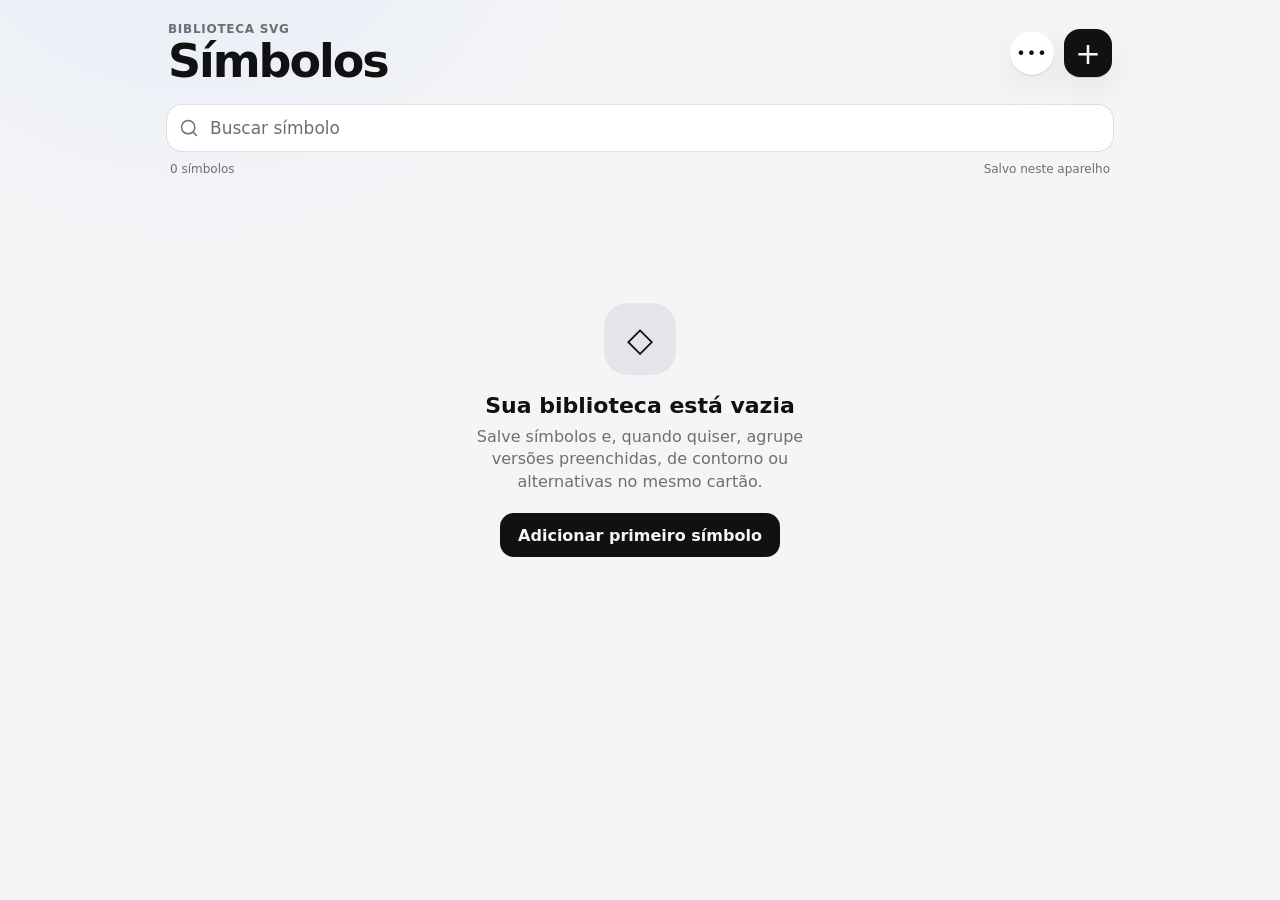
<file: index.html>
<!doctype html>
<html lang="pt-BR">
<head>
  <meta charset="utf-8" />
  <meta name="viewport" content="width=device-width, initial-scale=1, viewport-fit=cover" />
  <meta name="theme-color" content="#f5f5f7" media="(prefers-color-scheme: light)" />
  <meta name="theme-color" content="#000000" media="(prefers-color-scheme: dark)" />
  <meta name="apple-mobile-web-app-capable" content="yes" />
  <meta name="apple-mobile-web-app-status-bar-style" content="default" />
  <meta name="apple-mobile-web-app-title" content="Símbolos" />
  <meta name="description" content="Biblioteca pessoal de símbolos SVG." />
  <link rel="manifest" href="./manifest.webmanifest" />
  <link rel="icon" href="./icon.svg" type="image/svg+xml" />
  <link rel="apple-touch-icon" href="./icon.svg" />
  <link rel="stylesheet" href="./styles.css" />
  <link rel="stylesheet" href="./variants.css" />
  <link rel="stylesheet" href="./intelligence.css" />
  <title>Símbolos</title>
</head>
<body>
  <div class="app-shell">
    <header class="topbar">
      <div><p class="eyebrow">Biblioteca SVG</p><h1>Símbolos</h1></div>
      <div class="topbar-actions">
        <button class="icon-button" id="libraryButton" type="button" aria-label="Opções da biblioteca"><span aria-hidden="true">•••</span></button>
        <button class="add-button" id="addButton" type="button" aria-label="Adicionar símbolo"><span aria-hidden="true">+</span></button>
      </div>
    </header>

    <section class="search-section" aria-label="Pesquisar símbolos">
      <div class="search-field">
        <svg aria-hidden="true" viewBox="0 0 24 24"><path d="m21 21-4.35-4.35m2.35-5.65a8 8 0 1 1-16 0 8 8 0 0 1 16 0Z" /></svg>
        <input id="searchInput" type="search" placeholder="Buscar símbolo" autocomplete="off" />
        <button id="clearSearchButton" class="clear-search" type="button" aria-label="Limpar busca">×</button>
      </div>
      <div class="library-meta"><span id="symbolCount">0 símbolos</span><span>Salvo neste aparelho</span></div>
    </section>

    <main>
      <section id="symbolGrid" class="symbol-grid" aria-live="polite"></section>
      <section id="emptyState" class="empty-state">
        <div class="empty-icon" aria-hidden="true">◇</div><h2>Sua biblioteca está vazia</h2>
        <p>Salve símbolos e, quando quiser, agrupe versões preenchidas, de contorno ou alternativas no mesmo cartão.</p>
        <button id="emptyAddButton" class="primary-button" type="button">Adicionar primeiro símbolo</button>
      </section>
      <section id="noResultsState" class="empty-state" hidden><div class="empty-icon" aria-hidden="true">⌕</div><h2>Nenhum símbolo encontrado</h2><p>Tente outro nome ou limpe a busca.</p></section>
    </main>
  </div>

  <div id="libraryMenu" class="popover" hidden>
    <button id="exportButton" type="button">Exportar biblioteca</button>
    <button id="importButton" type="button">Importar biblioteca</button>
    <button id="aboutStorageButton" type="button">Sobre o armazenamento</button>
  </div>
  <input id="importFileInput" type="file" accept="application/json,.json" hidden />

  <dialog id="editorDialog" class="sheet-dialog">
    <form method="dialog" class="sheet" id="editorForm">
      <div class="sheet-header">
        <button class="cancel-icon-button" id="cancelEditorButton" type="button" aria-label="Cancelar e fechar"><span aria-hidden="true">×</span></button>
        <h2 id="editorTitle">Novo símbolo</h2>
      </div>

      <div class="sheet-scroll">
        <section class="preview-card">
          <div id="svgPreview" class="svg-preview" aria-label="Pré-visualização do símbolo"></div>
          <div class="preview-toolbar"><span id="previewVariantName">Padrão</span><div class="preview-color-control"><label class="preview-color-label" for="previewColorInput">Cor da prévia</label><input id="previewColorInput" type="color" value="#111111" aria-label="Cor da pré-visualização" /></div></div>
          <p id="previewStatus" class="preview-status">Cole um SVG para visualizar.</p>
        </section>

        <section class="form-card">
          <div class="field-label-row">
            <label class="field-label no-margin" for="nameInput">Título do símbolo</label>
            <button id="pasteTitleButton" class="title-paste-button" type="button"><span aria-hidden="true">⤓</span> Colar título</button>
          </div>
          <input id="nameInput" class="text-input" type="text" maxlength="80" placeholder="Ex.: clock.arrow.circlepath" autocomplete="off" />

          <div class="variants-heading field-spaced"><div><span class="field-label no-margin">Versões</span><small>Preenchido, contorno ou qualquer alternativa.</small></div><button id="addVariantButton" class="secondary-button" type="button">+ Versão</button></div>
          <div id="variantTabs" class="variant-tabs" role="tablist"></div>

          <label class="field-label field-spaced" for="variantLabelInput">Nome desta versão</label>
          <input id="variantLabelInput" class="text-input" type="text" maxlength="40" placeholder="Ex.: Preenchido" autocomplete="off" />
          <label class="switch-row compact-switch"><span><strong>Versão padrão</strong><small>Usada no copiar rápido do cartão.</small></span><input id="defaultVariantInput" type="checkbox" /></label>

          <label class="field-label field-spaced" for="svgInput">Código SVG desta versão</label>
          <textarea id="svgInput" class="code-input" rows="10" placeholder="Cole aqui o código completo <svg>…</svg>" spellcheck="false" autocapitalize="off" autocomplete="off"></textarea>
          <div class="inline-actions"><button id="pasteButton" class="secondary-button paste-button" type="button"><span aria-hidden="true">⤓</span> Colar SVG</button><button id="formatButton" class="secondary-button" type="button">Formatar</button></div>
        </section>

        <section class="form-card">
          <div class="section-heading"><div><h3>Adaptação para apps</h3><p>Cada versão guarda suas próprias configurações. O SVG original permanece preservado.</p></div></div>
          <fieldset class="setting-group">
            <legend>Cor</legend>
            <label class="choice-row recommended"><input type="radio" name="colorMode" value="currentColor" checked /><span><strong>currentColor</strong><small>Herda a cor definida pelo app</small></span><span class="recommended-pill">Recomendado</span></label>
            <label class="choice-row"><input type="radio" name="colorMode" value="original" /><span><strong>Original</strong><small>Mantém as cores do SVG</small></span></label>
            <label class="choice-row"><input type="radio" name="colorMode" value="fixed" /><span><strong>Cor fixa</strong><small>Substitui cores sólidas</small></span><input id="fixedColorInput" class="compact-color" type="color" value="#111111" aria-label="Cor fixa" /></label>
          </fieldset>
          <fieldset class="setting-group">
            <legend>Tamanho de saída</legend>
            <label class="choice-row recommended"><input type="radio" name="sizeMode" value="24" checked /><span><strong>24 × 24</strong><small>Padrão prático para interfaces</small></span><span class="recommended-pill">Recomendado</span></label>
            <label class="choice-row"><input type="radio" name="sizeMode" value="1em" /><span><strong>1em × 1em</strong><small>Escala junto com o texto</small></span></label>
            <label class="choice-row"><input type="radio" name="sizeMode" value="original" /><span><strong>Original</strong><small>Mantém width e height recebidos</small></span></label>
          </fieldset>
          <div id="strokeControls" class="setting-group stroke-controls" hidden>
            <div class="slider-heading"><span><strong>Peso do traço</strong><small>Disponível apenas quando esta versão usa stroke.</small></span><output id="strokeWidthOutput">1.5</output></div>
            <input id="strokeWidthInput" type="range" min="0.5" max="4" step="0.25" value="1.5" />
            <button id="restoreStrokeButton" class="link-button" type="button">Restaurar peso original</button>
          </div>
          <label class="switch-row"><span><strong>Limpeza técnica</strong><small>Remove scripts, eventos e metadados inseguros sem alterar o desenho.</small></span><input id="cleanupInput" type="checkbox" checked /></label>
        </section>

        <section class="form-card analysis-card"><h3>Análise desta versão</h3><div id="analysisChips" class="analysis-chips"></div><p id="analysisText">Cole um SVG para ver a análise.</p></section>

        <section class="form-card output-card">
          <div class="section-heading output-heading"><div><h3>Código final</h3><p>Será copiado para a versão selecionada.</p></div><button id="copyOutputButton" class="secondary-button" type="button">Copiar</button></div>
          <pre id="outputCode" class="output-code"><code></code></pre>
        </section>

        <button id="deleteVariantButton" class="danger-button secondary-danger" type="button">Excluir esta versão</button>
        <button id="deleteSymbolButton" class="danger-button" type="button" hidden>Excluir símbolo inteiro</button>
      </div>

      <div class="editor-save-bar">
        <button id="saveSymbolButton" class="editor-save-button" type="button"><span class="save-check" aria-hidden="true">✓</span><span>Salvar</span></button>
      </div>
    </form>
  </dialog>

  <dialog id="copyVariantsDialog" class="action-dialog">
    <div class="action-card"><div class="action-header"><div><p class="eyebrow">Copiar SVG</p><h2 id="copyVariantsTitle">Símbolo</h2></div><button id="closeCopyVariantsButton" class="icon-button small" type="button">×</button></div><div id="copyVariantsList" class="action-list"></div></div>
  </dialog>

  <dialog id="infoDialog" class="alert-dialog"><div class="alert-card"><h2>Onde seus símbolos ficam?</h2><p>Esta versão salva a biblioteca no armazenamento local do navegador deste aparelho. O GitHub Pages não consegue gravar novos símbolos diretamente no repositório sem autenticação adicional.</p><p>Use <strong>Exportar biblioteca</strong> como backup e <strong>Importar biblioteca</strong> para restaurar ou mover seus símbolos para outro aparelho.</p><button id="closeInfoButton" class="primary-button" type="button">Entendi</button></div></dialog>
  <div id="toast" class="toast" role="status" aria-live="polite" hidden></div>

  <template id="symbolCardTemplate">
    <article class="symbol-card">
      <button class="symbol-main" type="button" aria-label="Abrir e editar símbolo"><div class="card-preview"></div><div class="card-info"><h2></h2><p class="card-meta"></p></div></button>
      <button class="copy-button" type="button"><svg aria-hidden="true" viewBox="0 0 24 24"><rect x="9" y="9" width="11" height="11" rx="2"/><path d="M5 15H4a2 2 0 0 1-2-2V4a2 2 0 0 1 2-2h9a2 2 0 0 1 2 2v1"/></svg><span>Copiar código SVG</span></button>
    </article>
  </template>

  <script src="./app.js" defer></script>
  <script src="./enhancements.js" defer></script>
  <script src="./variant-intelligence.js" defer></script>
  <script src="./clipboard-polish.js" defer></script>
</body>
</html>
</file>
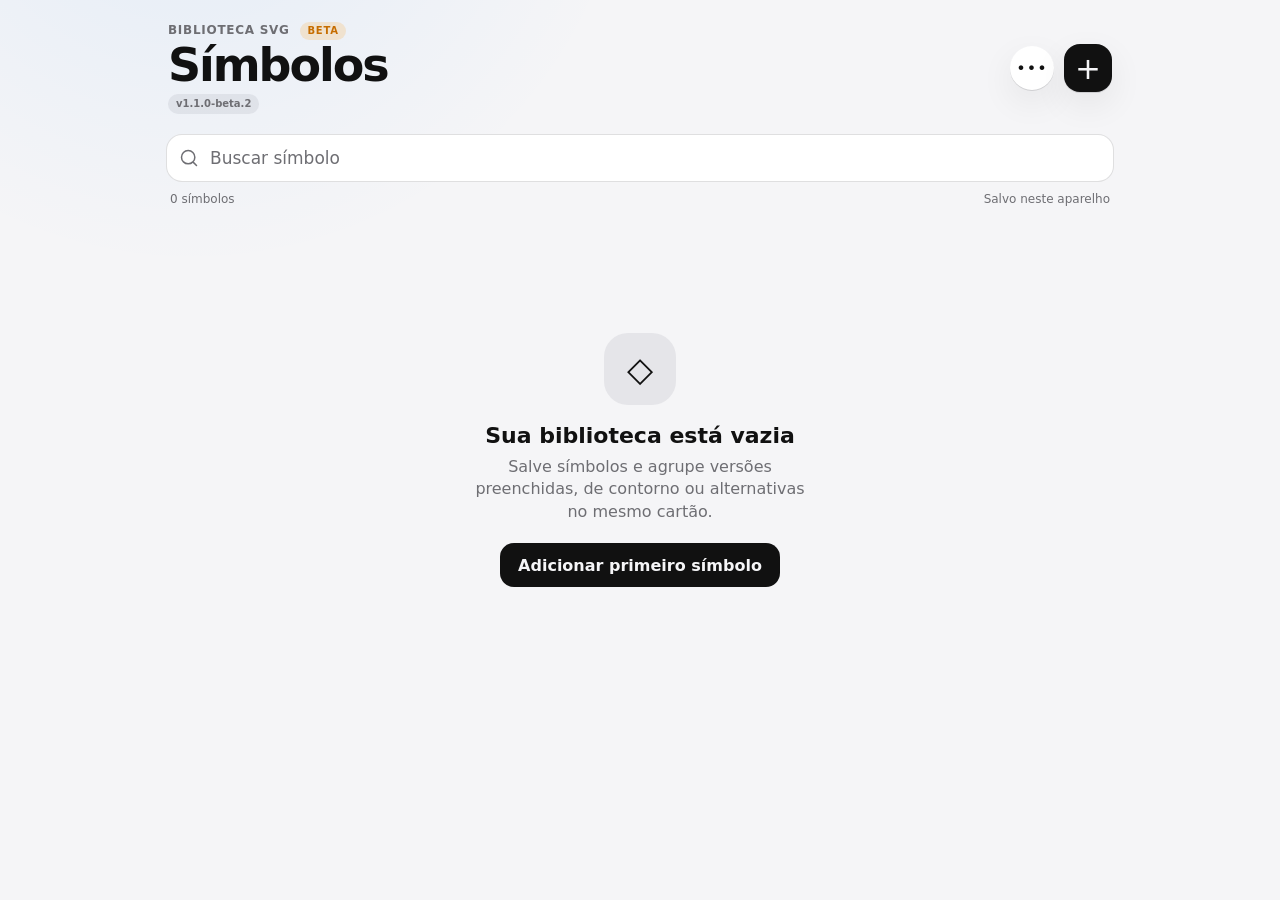
<file: beta/index.html>
<!doctype html>
<html lang="pt-BR">
<head>
<meta charset="utf-8"><meta name="viewport" content="width=device-width,initial-scale=1,viewport-fit=cover"><meta name="theme-color" content="#f5f5f7" media="(prefers-color-scheme:light)"><meta name="theme-color" content="#000000" media="(prefers-color-scheme:dark)"><meta name="apple-mobile-web-app-capable" content="yes"><meta name="apple-mobile-web-app-status-bar-style" content="default"><meta name="apple-mobile-web-app-title" content="Símbolos"><meta name="description" content="Biblioteca pessoal de símbolos SVG."><link rel="manifest" href="./manifest.webmanifest"><link rel="icon" href="./icon.svg" type="image/svg+xml"><link rel="apple-touch-icon" href="./icons/apple-touch-icon.png"><link rel="stylesheet" href="./styles.css"><link rel="stylesheet" href="./variants.css"><link rel="stylesheet" href="./intelligence.css" data-symbol-intelligence="true"><link rel="stylesheet" href="./system.css"><title>Símbolos</title>
</head>
<body>
<div id="bootScreen" class="boot-screen"><div class="boot-card"><div class="boot-mark">◇</div><h1>Preparando Símbolos</h1><p id="bootStatus">Verificando o ambiente antes de abrir sua biblioteca.</p><div class="boot-track"><i id="bootProgress"></i></div><ol class="boot-steps"><li id="stepHtml"><span>HTML</span></li><li id="stepWeb"><span>Ambiente web</span></li><li id="stepData"><span>Dados locais</span></li><li id="stepEngine"><span>Motor do app</span></li><li id="stepPatches"><span>Correções finais</span></li><li id="stepInterface"><span>Interface funcional</span></li></ol><div id="bootFailure" class="boot-failure" hidden><strong>Falha de inicialização</strong><a href="../diagnostico/">Diagnóstico</a><a href="./safe.html">Modo Seguro</a><a href="./recover.html">Recuperação</a></div></div></div>
<div class="app-shell">
<header class="topbar"><div><p class="eyebrow">Biblioteca SVG <span id="environmentBadge" class="environment-badge">Oficial</span></p><h1>Símbolos</h1><span id="releaseBadge" class="release-badge">v…</span></div><div class="topbar-actions"><button class="icon-button" id="libraryButton" type="button" aria-label="Opções da biblioteca"><span aria-hidden="true">•••</span></button><button class="add-button" id="addButton" type="button" aria-label="Adicionar símbolo"><span aria-hidden="true">+</span></button></div></header>
<section class="search-section" aria-label="Pesquisar símbolos"><div class="search-field"><svg aria-hidden="true" viewBox="0 0 24 24"><path d="m21 21-4.35-4.35m2.35-5.65a8 8 0 1 1-16 0 8 8 0 0 1 16 0Z"/></svg><input id="searchInput" type="search" placeholder="Buscar símbolo" autocomplete="off"><button id="clearSearchButton" class="clear-search" type="button" aria-label="Limpar busca">×</button></div><div class="library-meta"><span id="symbolCount">0 símbolos</span><span>Salvo neste aparelho</span></div></section>
<main><section id="symbolGrid" class="symbol-grid" aria-live="polite"></section><section id="emptyState" class="empty-state"><div class="empty-icon" aria-hidden="true">◇</div><h2>Sua biblioteca está vazia</h2><p>Salve símbolos e agrupe versões preenchidas, de contorno ou alternativas no mesmo cartão.</p><button id="emptyAddButton" class="primary-button" type="button">Adicionar primeiro símbolo</button></section><section id="noResultsState" class="empty-state" hidden><div class="empty-icon" aria-hidden="true">⌕</div><h2>Nenhum símbolo encontrado</h2><p>Tente outro nome ou limpe a busca.</p></section></main>
</div>
<div id="libraryMenu" class="popover" hidden><a class="project-link" href="../menu.html">Menu do projeto</a><button id="exportButton" type="button">Exportar biblioteca</button><button id="importButton" type="button">Importar biblioteca</button><button id="aboutStorageButton" type="button">Sobre o armazenamento</button></div><input id="importFileInput" type="file" accept="application/json,.json" hidden>
<dialog id="editorDialog" class="sheet-dialog"><form method="dialog" class="sheet" id="editorForm"><div class="sheet-header"><button class="cancel-icon-button" id="cancelEditorButton" type="button" aria-label="Cancelar e fechar"><span aria-hidden="true">×</span></button><h2 id="editorTitle">Novo símbolo</h2></div><div class="sheet-scroll">
<section class="preview-card"><div id="svgPreview" class="svg-preview" aria-label="Pré-visualização do símbolo"></div><div class="preview-toolbar"><span id="previewVariantName">Padrão</span><div class="preview-color-control"><label class="preview-color-label" for="previewColorInput">Cor da prévia</label><input id="previewColorInput" type="color" value="#111111" aria-label="Cor da pré-visualização"></div></div><p id="previewStatus" class="preview-status">Cole um SVG para visualizar.</p></section>
<section class="form-card"><div class="field-label-row"><label class="field-label no-margin" for="nameInput">Título do símbolo</label><button id="pasteTitleButton" class="title-paste-button" type="button"><span aria-hidden="true">⤓</span> Colar título</button></div><input id="nameInput" class="text-input" type="text" maxlength="80" placeholder="Ex.: clock.arrow.circlepath" autocomplete="off"><div class="variants-heading field-spaced"><div><span class="field-label no-margin">Versões</span><small>Preenchido, contorno ou qualquer alternativa.</small></div><button id="addVariantButton" class="secondary-button" type="button">+ Versão</button></div><div id="variantTabs" class="variant-tabs" role="tablist"></div><label class="field-label field-spaced" for="variantLabelInput">Nome desta versão</label><input id="variantLabelInput" class="text-input" type="text" maxlength="40" placeholder="Ex.: Preenchido" autocomplete="off"><label class="switch-row compact-switch"><span><strong>Versão padrão</strong><small>Usada no copiar rápido do cartão.</small></span><input id="defaultVariantInput" type="checkbox"></label><label class="field-label field-spaced" for="svgInput">Código SVG desta versão</label><textarea id="svgInput" class="code-input" rows="10" placeholder="Cole aqui o código completo <svg>…</svg>" spellcheck="false" autocapitalize="off" autocomplete="off"></textarea><div class="inline-actions"><button id="pasteButton" class="secondary-button paste-button" type="button"><span aria-hidden="true">⤓</span> Colar código SVG</button><button id="formatButton" class="secondary-button" type="button">Formatar</button></div></section>
<section class="form-card"><div class="section-heading"><div><h3>Adaptação para apps</h3><p>Cada versão guarda suas próprias configurações. O SVG original permanece preservado.</p></div></div><fieldset class="setting-group"><legend>Cor</legend><label class="choice-row recommended"><input type="radio" name="colorMode" value="currentColor" checked><span><strong>currentColor</strong><small>Herda a cor definida pelo app</small></span><span class="recommended-pill">Recomendado</span></label><label class="choice-row"><input type="radio" name="colorMode" value="original"><span><strong>Original</strong><small>Mantém as cores do SVG</small></span></label><label class="choice-row"><input type="radio" name="colorMode" value="fixed"><span><strong>Cor fixa</strong><small>Substitui cores sólidas</small></span><input id="fixedColorInput" class="compact-color" type="color" value="#111111" aria-label="Cor fixa"></label></fieldset><fieldset class="setting-group"><legend>Tamanho de saída</legend><label class="choice-row recommended"><input type="radio" name="sizeMode" value="24" checked><span><strong>24 × 24</strong><small>Padrão prático para interfaces</small></span><span class="recommended-pill">Recomendado</span></label><label class="choice-row"><input type="radio" name="sizeMode" value="1em"><span><strong>1em × 1em</strong><small>Escala junto com o texto</small></span></label><label class="choice-row"><input type="radio" name="sizeMode" value="original"><span><strong>Original</strong><small>Mantém width e height recebidos</small></span></label></fieldset><div id="strokeControls" class="setting-group stroke-controls" hidden><div class="slider-heading"><span><strong>Peso do traço</strong><small>Disponível apenas quando esta versão usa stroke.</small></span><output id="strokeWidthOutput">1.5</output></div><input id="strokeWidthInput" type="range" min="0.5" max="4" step="0.25" value="1.5"><button id="restoreStrokeButton" class="link-button" type="button">Restaurar peso original</button></div><label class="switch-row"><span><strong>Limpeza técnica</strong><small>Remove scripts, eventos e metadados inseguros sem alterar o desenho.</small></span><input id="cleanupInput" type="checkbox" checked></label></section>
<section class="form-card analysis-card"><h3>Análise desta versão</h3><div id="analysisChips" class="analysis-chips"></div><p id="analysisText">Cole um SVG para ver a análise.</p></section><section class="form-card output-card"><div class="section-heading output-heading"><div><h3>Código final</h3><p>Será copiado para a versão selecionada.</p></div><button id="copyOutputButton" class="secondary-button" type="button">Copiar código SVG</button></div><pre id="outputCode" class="output-code"><code></code></pre></section><button id="deleteVariantButton" class="danger-button secondary-danger" type="button">Excluir esta versão</button><button id="deleteSymbolButton" class="danger-button" type="button" hidden>Excluir símbolo inteiro</button></div><div class="editor-save-bar"><button id="saveSymbolButton" class="editor-save-button" type="button"><span class="save-check" aria-hidden="true">✓</span><span>Salvar</span></button></div></form></dialog>
<dialog id="copyVariantsDialog" class="action-dialog"><div class="action-card"><div class="action-header"><div><p class="eyebrow">Copiar SVG</p><h2 id="copyVariantsTitle">Símbolo</h2></div><button id="closeCopyVariantsButton" class="icon-button small" type="button">×</button></div><div id="copyVariantsList" class="action-list"></div></div></dialog><dialog id="infoDialog" class="alert-dialog"><div class="alert-card"><h2>Onde seus símbolos ficam?</h2><p>A biblioteca Oficial fica no armazenamento local deste navegador. A Beta usa uma chave separada e não altera estes dados.</p><p>Use <strong>Exportar biblioteca</strong> como backup antes de qualquer ação destrutiva no navegador.</p><button id="closeInfoButton" class="primary-button" type="button">Entendi</button></div></dialog><div id="toast" class="toast" role="status" aria-live="polite" hidden></div>
<template id="symbolCardTemplate"><article class="symbol-card"><button class="symbol-main" type="button" aria-label="Abrir e editar símbolo"><div class="card-preview"></div><div class="card-info"><h2></h2><p class="card-meta"></p></div></button><button class="copy-button" type="button"><svg aria-hidden="true" viewBox="0 0 24 24"><rect x="9" y="9" width="11" height="11" rx="2"/><path d="M5 15H4a2 2 0 0 1-2-2V4a2 2 0 0 1 2-2h9a2 2 0 0 1 2 2v1"/></svg><span>Copiar código SVG</span></button></article></template>
<script src="./config.js"></script><script src="./boot.js" defer></script>
</body></html>
</file>
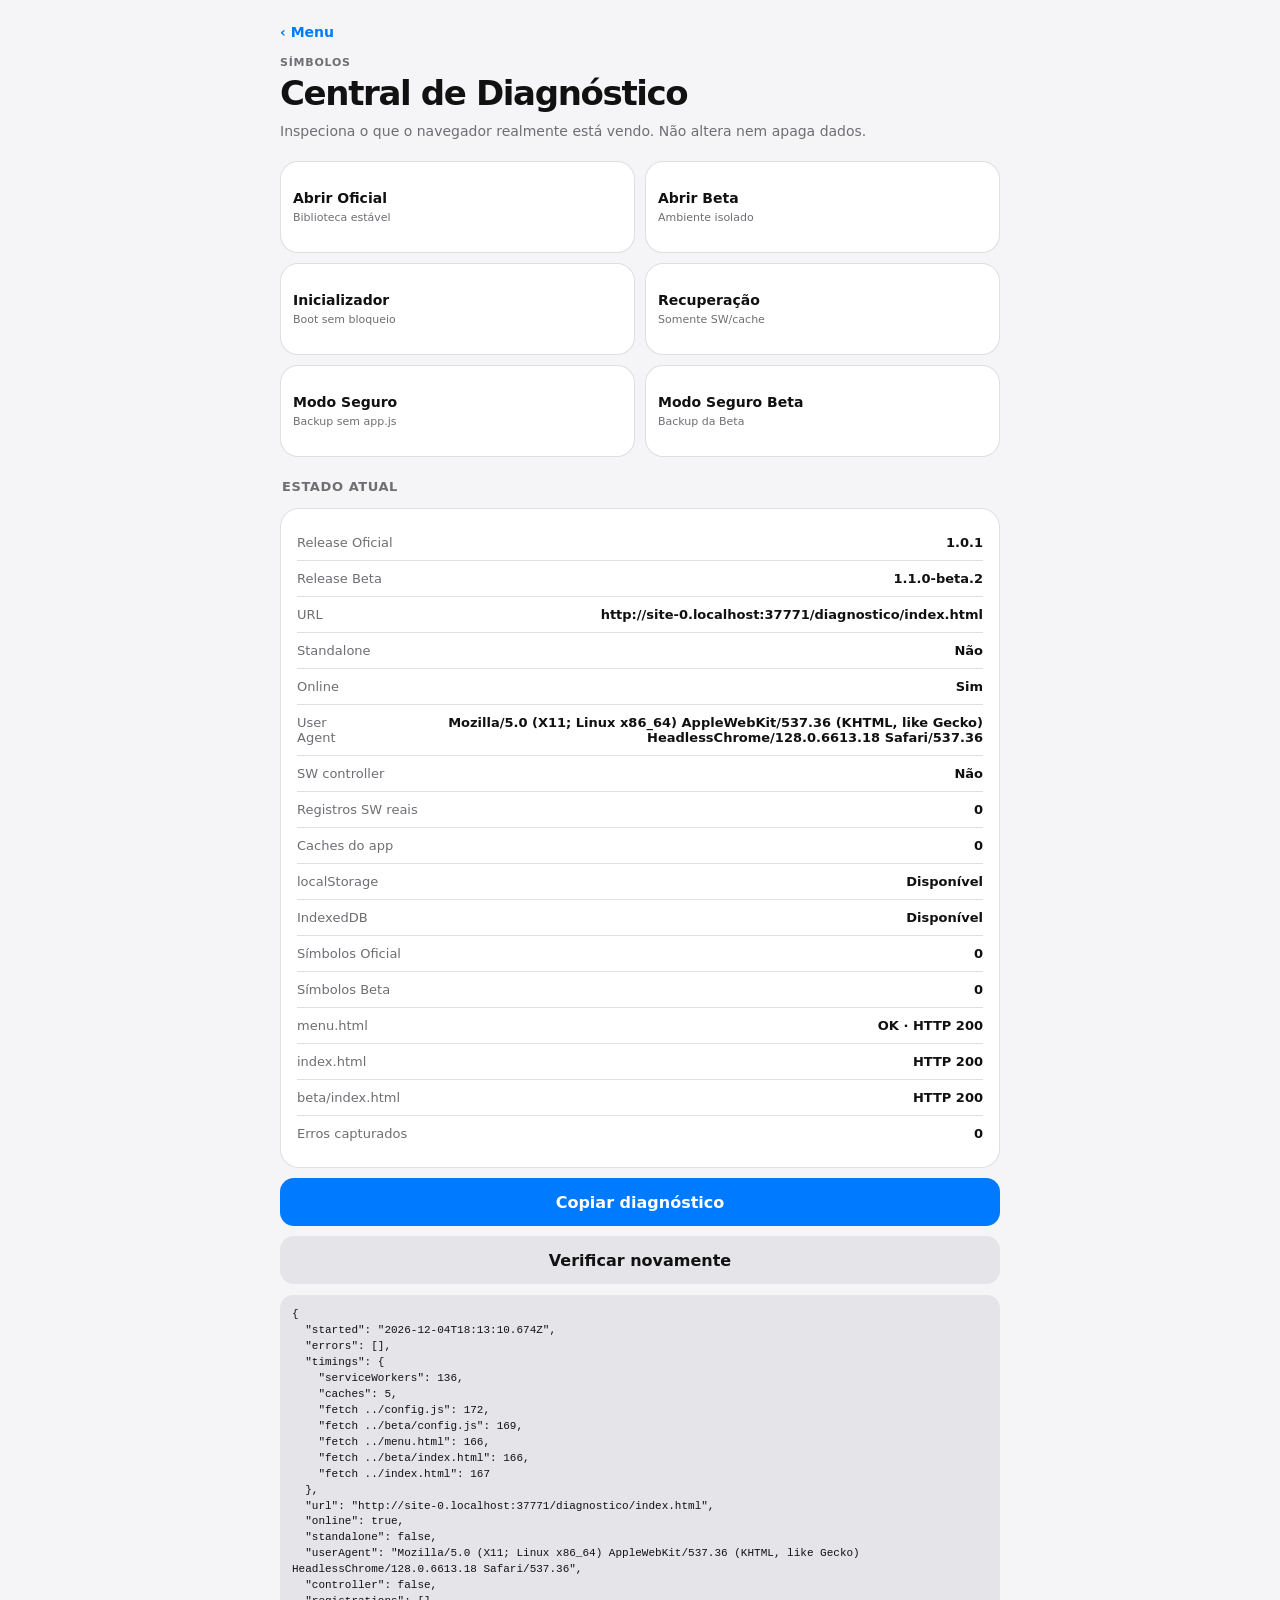
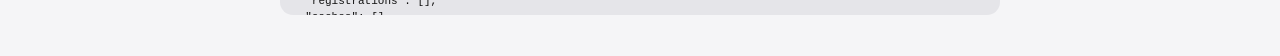
<file: diagnostico/index.html>
<!doctype html><html lang="pt-BR"><head><meta charset="utf-8"><meta name="viewport" content="width=device-width,initial-scale=1,viewport-fit=cover"><link rel="stylesheet" href="../tools.css"><title>Diagnóstico · Símbolos</title></head><body><main class="page"><a class="back" href="../menu.html">‹ Menu</a><p class="eyebrow">Símbolos</p><h1>Central de Diagnóstico</h1><p class="lead">Inspeciona o que o navegador realmente está vendo. Não altera nem apaga dados.</p><div class="grid"><a class="card" href="../"><span class="copy"><strong>Abrir Oficial</strong><small>Biblioteca estável</small></span></a><a class="card" href="../beta/"><span class="copy"><strong>Abrir Beta</strong><small>Ambiente isolado</small></span></a><a class="card" href="../launch.html"><span class="copy"><strong>Inicializador</strong><small>Boot sem bloqueio</small></span></a><a class="card" href="../recover.html"><span class="copy"><strong>Recuperação</strong><small>Somente SW/cache</small></span></a><a class="card" href="../safe.html"><span class="copy"><strong>Modo Seguro</strong><small>Backup sem app.js</small></span></a><a class="card" href="../beta/safe.html"><span class="copy"><strong>Modo Seguro Beta</strong><small>Backup da Beta</small></span></a></div><h2>Estado atual</h2><div class="panel" id="rows"></div><button id="copy" class="button">Copiar diagnóstico</button><button id="rerun" class="button secondary">Verificar novamente</button><pre id="raw">Executando…</pre></main><script>
const report={started:new Date().toISOString(),errors:[],timings:{}};window.addEventListener('error',e=>report.errors.push(e.message));window.addEventListener('unhandledrejection',e=>report.errors.push(String(e.reason)));const rows=document.getElementById('rows'),raw=document.getElementById('raw');const timeout=(p,ms,label='operação')=>Promise.race([Promise.resolve(p),new Promise(r=>setTimeout(()=>r({timedOut:true,label}),ms))]);const row=(a,b)=>{const d=document.createElement('div');d.className='row';d.innerHTML=`<span>${a}</span><strong>${String(b)}</strong>`;rows.appendChild(d);};async function timed(name,fn){const t=performance.now();try{const v=await fn();report.timings[name]=Math.round(performance.now()-t);return v;}catch(e){report.timings[name]=Math.round(performance.now()-t);report.errors.push(name+': '+e.message);return null;}}async function file(path){return timed('fetch '+path,async()=>{const controller=new AbortController();const timer=setTimeout(()=>controller.abort(),2200);try{const r=await fetch(path,{cache:'no-store',signal:controller.signal});return{status:r.status,text:r.ok?await r.text():''};}finally{clearTimeout(timer);}});}async function run(){rows.innerHTML='';report.started=new Date().toISOString();report.errors=[];report.timings={};report.url=location.href;report.online=navigator.onLine;report.standalone=matchMedia('(display-mode: standalone)').matches||navigator.standalone===true;report.userAgent=navigator.userAgent;report.controller=!!navigator.serviceWorker?.controller;let regs=[];if('serviceWorker'in navigator){const r=await timeout(timed('serviceWorkers',()=>navigator.serviceWorker.getRegistrations()),1800,'serviceWorkers');if(r?.timedOut)report.errors.push('serviceWorkers: timeout');else regs=Array.isArray(r)?r:[];}report.registrations=regs.filter(r=>String(r.scope).includes('/Simbolos/')).map(r=>r.scope);let cacheKeys=[];if('caches'in window){const c=await timeout(timed('caches',()=>caches.keys()),1800,'caches');if(c?.timedOut)report.errors.push('caches: timeout');else cacheKeys=Array.isArray(c)?c.filter(k=>k.startsWith('simbolos-')):[];}report.caches=cacheKeys;report.controllerResidual=report.controller&&report.registrations.length===0&&report.caches.length===0;try{const k='__diag__';localStorage.setItem(k,'1');report.localStorage=localStorage.getItem(k)==='1';localStorage.removeItem(k);}catch(e){report.localStorage=false;report.errors.push('localStorage: '+e.message);}report.indexedDB=typeof indexedDB!=='undefined';try{report.officialCount=JSON.parse(localStorage.getItem('simbolos.library.v2')||'[]').length;}catch{report.officialCount='erro';}try{report.betaCount=JSON.parse(localStorage.getItem('simbolos.beta.library.v2')||'[]').length;}catch{report.betaCount='erro';}const [cfg,betaCfg,menu,index,beta]=await Promise.all([file('../config.js'),file('../beta/config.js'),file('../menu.html'),file('../index.html'),file('../beta/index.html')]);const rel=t=>t?.text.match(/release:\s*["']([^"']+)/)?.[1]||'não lida';report.releaseOfficial=rel(cfg);report.releaseBeta=rel(betaCfg);report.menuStatus=menu?.status??'falha';report.menuReal=!!menu?.text.includes('Central de Diagnóstico')&&!/url=\.\/menu\.html|location\.replace\(['"]\.\/menu\.html/.test(menu?.text||'');report.indexStatus=index?.status??'falha';report.betaStatus=beta?.status??'falha';row('Release Oficial',report.releaseOfficial);row('Release Beta',report.releaseBeta);row('URL',report.url);row('Standalone',report.standalone?'Sim':'Não');row('Online',report.online?'Sim':'Não');row('User Agent',report.userAgent);row('SW controller',report.controllerResidual?'Residual (não bloqueante)':report.controller?'Sim':'Não');row('Registros SW reais',report.registrations.length);row('Caches do app',report.caches.length);row('localStorage',report.localStorage?'Disponível':'Indisponível');row('IndexedDB',report.indexedDB?'Disponível':'Indisponível');row('Símbolos Oficial',report.officialCount);row('Símbolos Beta',report.betaCount);row('menu.html',report.menuReal?`OK · HTTP ${report.menuStatus}`:`Revisar · HTTP ${report.menuStatus}`);row('index.html',`HTTP ${report.indexStatus}`);row('beta/index.html',`HTTP ${report.betaStatus}`);row('Erros capturados',report.errors.length);raw.textContent=JSON.stringify(report,null,2);}document.getElementById('rerun').onclick=run;document.getElementById('copy').onclick=async()=>{const text=JSON.stringify(report,null,2);try{await navigator.clipboard.writeText(text);alert('Diagnóstico copiado.');}catch{prompt('Copie o diagnóstico:',text);}};run();
</script></body></html>
</file>
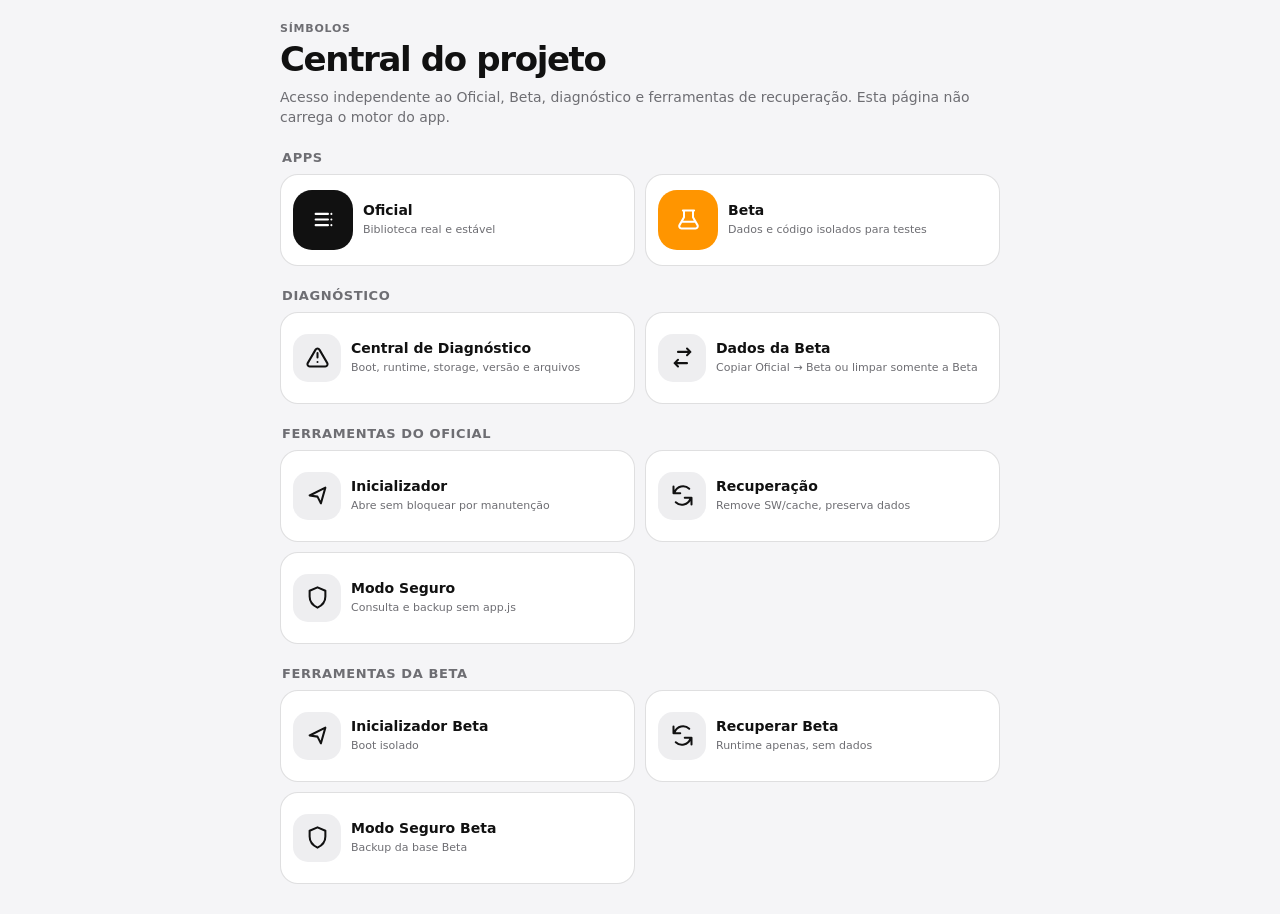
<file: menu/index.html>
<!doctype html><html lang="pt-BR"><head><meta charset="utf-8"><meta http-equiv="refresh" content="0;url=../menu.html"><title>Abrindo menu</title></head><body><p><a href="../menu.html">Abrir Menu</a></p><script>location.replace('../menu.html');</script></body></html>
</file>
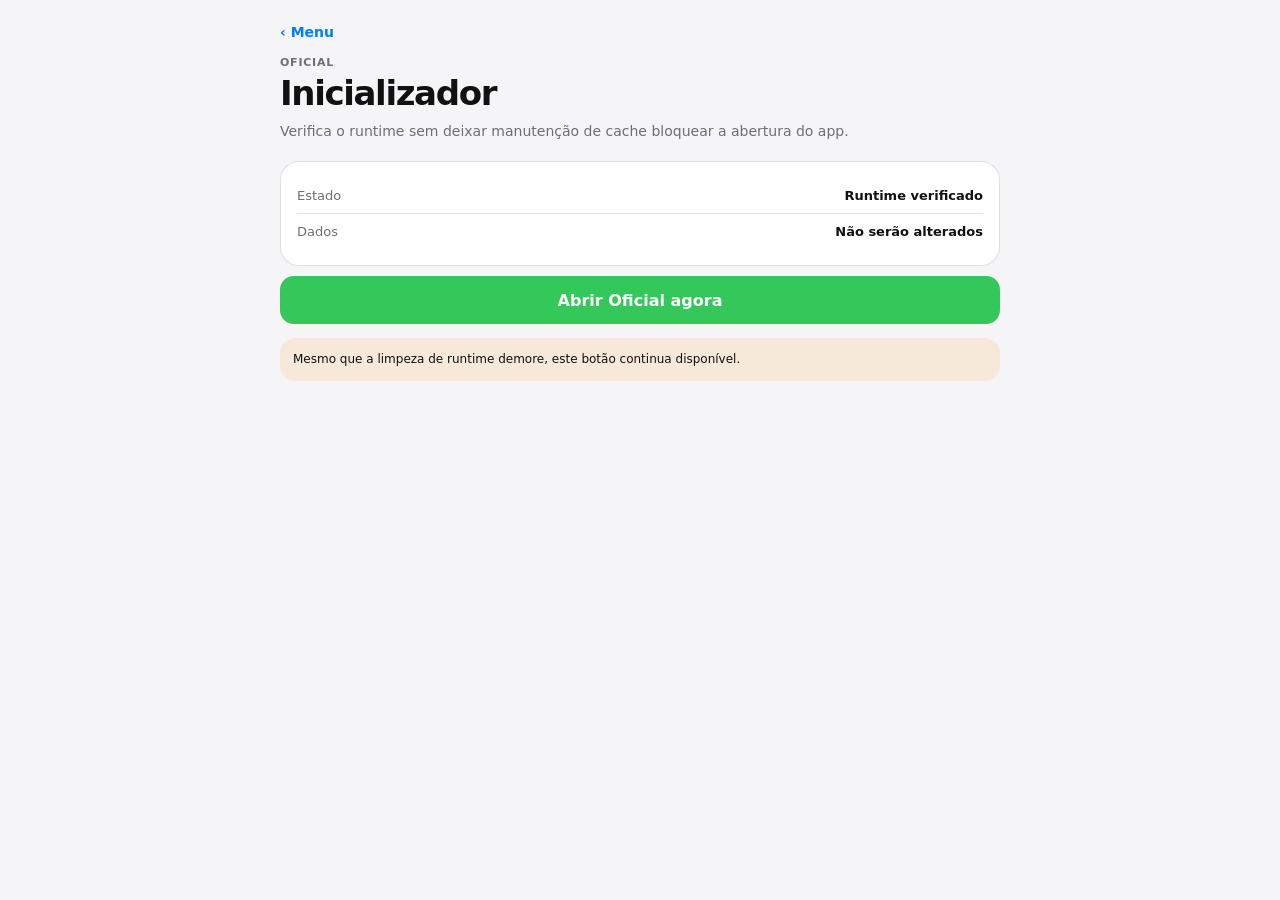
<file: launch.html>
<!doctype html><html lang="pt-BR"><head><meta charset="utf-8"><meta name="viewport" content="width=device-width,initial-scale=1,viewport-fit=cover"><link rel="stylesheet" href="./tools.css"><title>Inicializador · Símbolos</title></head><body><main class="page"><a class="back" href="./menu.html">‹ Menu</a><p class="eyebrow">Oficial</p><h1>Inicializador</h1><p class="lead">Verifica o runtime sem deixar manutenção de cache bloquear a abertura do app.</p><div class="panel" id="state"><div class="row"><span>Estado</span><strong id="status">Verificando…</strong></div><div class="row"><span>Dados</span><strong>Não serão alterados</strong></div></div><button class="button green" id="open">Abrir Oficial agora</button><p class="notice">Mesmo que a limpeza de runtime demore, este botão continua disponível.</p></main><script>const status=document.getElementById('status');const timeout=(p,ms)=>Promise.race([p,new Promise(r=>setTimeout(()=>r('timeout'),ms))]);async function clean(){try{const regs=await navigator.serviceWorker?.getRegistrations?.()||[];await Promise.allSettled(regs.filter(r=>r.scope.includes('/Simbolos/')).map(r=>r.unregister()));const keys=await caches.keys();await Promise.allSettled(keys.filter(k=>k.startsWith('simbolos-')).map(k=>caches.delete(k)));return'Runtime verificado';}catch{return'Verificação parcial';}}timeout(clean(),1800).then(v=>status.textContent=v==='timeout'?'Limpeza continua em segundo plano':v);document.getElementById('open').onclick=()=>location.href='./';</script></body></html>
</file>
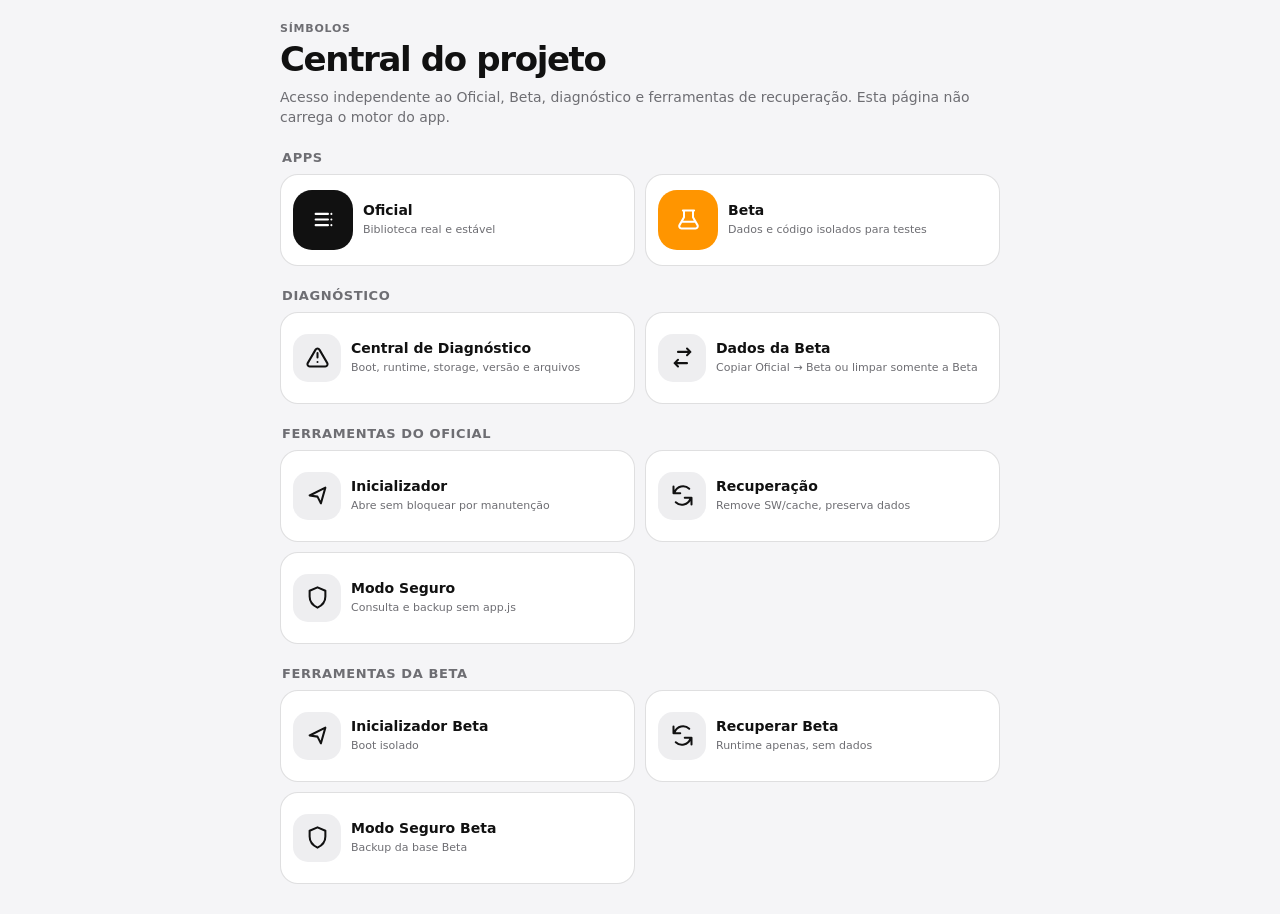
<file: menu.html>
<!doctype html><html lang="pt-BR"><head><meta charset="utf-8"><meta name="viewport" content="width=device-width,initial-scale=1,viewport-fit=cover"><meta name="theme-color" content="#f5f5f7"><link rel="apple-touch-icon" href="./icons/apple-touch-icon.png"><link rel="stylesheet" href="./tools.css"><title>Símbolos · Menu</title></head><body><main class="page"><p class="eyebrow">Símbolos</p><h1>Central do projeto</h1><p class="lead">Acesso independente ao Oficial, Beta, diagnóstico e ferramentas de recuperação. Esta página não carrega o motor do app.</p><h2>Apps</h2><div class="grid"><a class="card app-card official" href="./"><span class="icon"><svg viewBox="0 0 24 24"><path d="M5 7h11M5 12h11M5 17h11M19 7h.01M19 12h.01M19 17h.01"/></svg></span><span class="copy"><strong>Oficial</strong><small>Biblioteca real e estável</small></span></a><a class="card app-card beta" href="./beta/"><span class="icon"><svg viewBox="0 0 24 24"><path d="M8 4v6l-4 7a2 2 0 0 0 1.7 3h12.6a2 2 0 0 0 1.7-3l-4-7V4M7 4h10M7 14h10"/></svg></span><span class="copy"><strong>Beta</strong><small>Dados e código isolados para testes</small></span></a></div><h2>Diagnóstico</h2><div class="grid"><a class="card" href="./diagnostico/"><span class="icon"><svg viewBox="0 0 24 24"><path d="M12 8v4m0 4h.01M5 20h14a2 2 0 0 0 1.7-3L13.7 5a2 2 0 0 0-3.4 0l-7 12A2 2 0 0 0 5 20Z"/></svg></span><span class="copy"><strong>Central de Diagnóstico</strong><small>Boot, runtime, storage, versão e arquivos</small></span></a><a class="card" href="./beta/manage.html"><span class="icon"><svg viewBox="0 0 24 24"><path d="M8 7h11l-3-3m3 3-3 3M16 17H5l3 3m-3-3 3-3"/></svg></span><span class="copy"><strong>Dados da Beta</strong><small>Copiar Oficial → Beta ou limpar somente a Beta</small></span></a></div><h2>Ferramentas do Oficial</h2><div class="grid"><a class="card" href="./launch.html"><span class="icon"><svg viewBox="0 0 24 24"><path d="m5 12 14-7-4 14-3-6-7-1Z"/></svg></span><span class="copy"><strong>Inicializador</strong><small>Abre sem bloquear por manutenção</small></span></a><a class="card" href="./recover.html"><span class="icon"><svg viewBox="0 0 24 24"><path d="M4 4v6h6M20 20v-6h-6M5 9a8 8 0 0 1 13-3M19 15A8 8 0 0 1 6 18"/></svg></span><span class="copy"><strong>Recuperação</strong><small>Remove SW/cache, preserva dados</small></span></a><a class="card" href="./safe.html"><span class="icon"><svg viewBox="0 0 24 24"><path d="M12 3 5 6v5c0 5 3 8 7 10 4-2 7-5 7-10V6l-7-3Z"/></svg></span><span class="copy"><strong>Modo Seguro</strong><small>Consulta e backup sem app.js</small></span></a></div><h2>Ferramentas da Beta</h2><div class="grid"><a class="card" href="./beta/launch.html"><span class="icon"><svg viewBox="0 0 24 24"><path d="m5 12 14-7-4 14-3-6-7-1Z"/></svg></span><span class="copy"><strong>Inicializador Beta</strong><small>Boot isolado</small></span></a><a class="card" href="./beta/recover.html"><span class="icon"><svg viewBox="0 0 24 24"><path d="M4 4v6h6M20 20v-6h-6M5 9a8 8 0 0 1 13-3M19 15A8 8 0 0 1 6 18"/></svg></span><span class="copy"><strong>Recuperar Beta</strong><small>Runtime apenas, sem dados</small></span></a><a class="card" href="./beta/safe.html"><span class="icon"><svg viewBox="0 0 24 24"><path d="M12 3 5 6v5c0 5 3 8 7 10 4-2 7-5 7-10V6l-7-3Z"/></svg></span><span class="copy"><strong>Modo Seguro Beta</strong><small>Backup da base Beta</small></span></a></div></main></body></html>
</file>
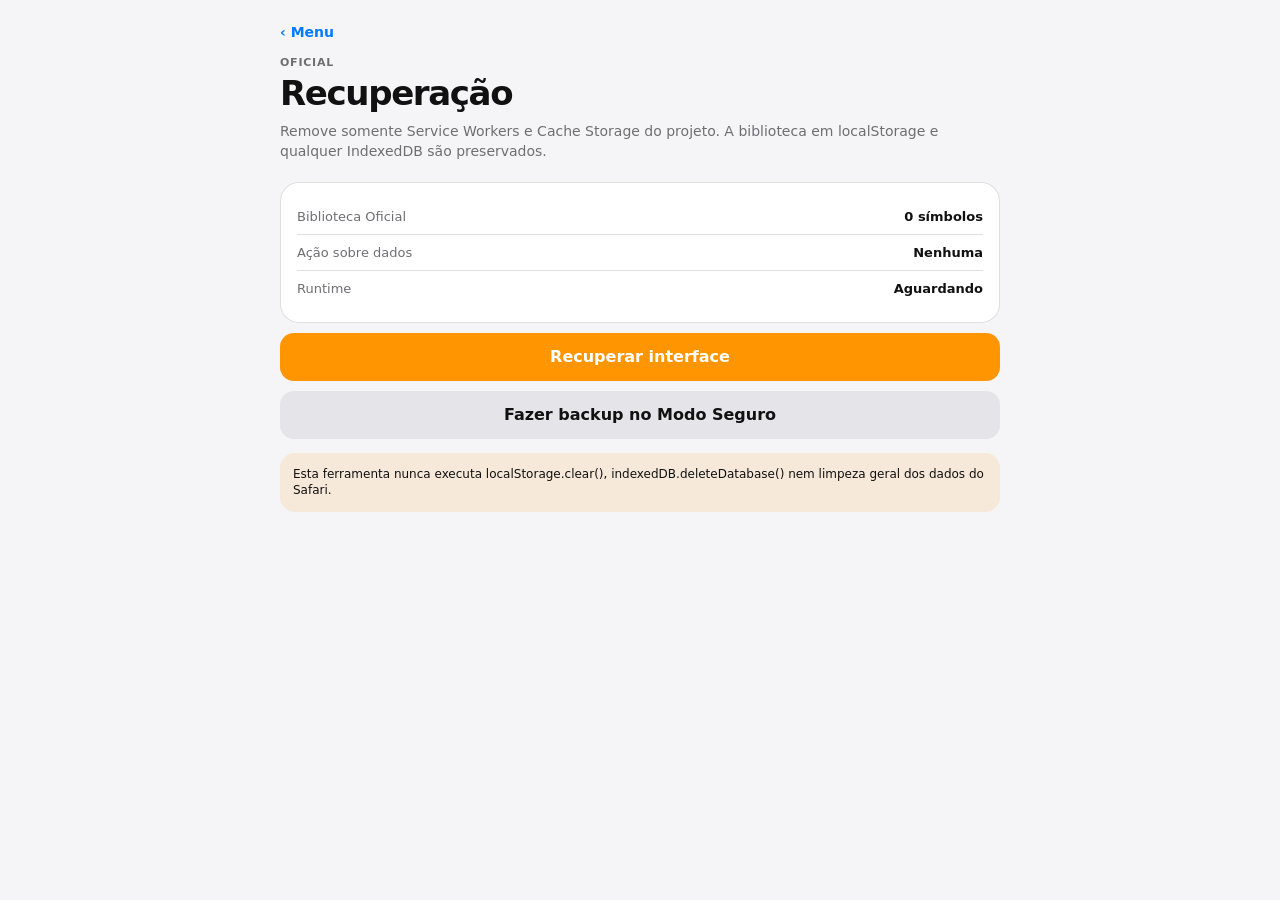
<file: recover.html>
<!doctype html><html lang="pt-BR"><head><meta charset="utf-8"><meta name="viewport" content="width=device-width,initial-scale=1,viewport-fit=cover"><link rel="stylesheet" href="./tools.css"><title>Recuperação · Símbolos</title></head><body><main class="page"><a class="back" href="./menu.html">‹ Menu</a><p class="eyebrow">Oficial</p><h1>Recuperação</h1><p class="lead">Remove somente Service Workers e Cache Storage do projeto. A biblioteca em localStorage e qualquer IndexedDB são preservados.</p><div class="panel"><div class="row"><span>Biblioteca Oficial</span><strong id="count">—</strong></div><div class="row"><span>Ação sobre dados</span><strong>Nenhuma</strong></div><div class="row"><span>Runtime</span><strong id="runtime">Aguardando</strong></div></div><button id="recover" class="button orange">Recuperar interface</button><a href="./safe.html"><button class="button secondary" type="button">Fazer backup no Modo Seguro</button></a><p class="notice">Esta ferramenta nunca executa localStorage.clear(), indexedDB.deleteDatabase() nem limpeza geral dos dados do Safari.</p></main><script>const key='simbolos.library.v2';const timeout=(p,ms)=>Promise.race([Promise.resolve(p),new Promise(r=>setTimeout(()=>r({timedOut:true}),ms))]);try{const d=JSON.parse(localStorage.getItem(key)||'[]');document.getElementById('count').textContent=Array.isArray(d)?d.length+' símbolos':'Dados encontrados';}catch{document.getElementById('count').textContent='Não foi possível contar';}document.getElementById('recover').onclick=async()=>{const out=document.getElementById('runtime');out.textContent='Limpando runtime…';let r=0,c=0,partial=false;try{const got=await timeout(navigator.serviceWorker?.getRegistrations?.()||Promise.resolve([]),1800);if(got?.timedOut)partial=true;else{const own=(got||[]).filter(x=>x.scope.includes('/Simbolos/'));r=own.length;const u=await timeout(Promise.allSettled(own.map(x=>x.unregister())),1800);if(u?.timedOut)partial=true;}}catch{partial=true;}try{const got=await timeout(caches.keys(),1800);if(got?.timedOut)partial=true;else{const own=(got||[]).filter(x=>x.startsWith('simbolos-'));c=own.length;const d=await timeout(Promise.allSettled(own.map(x=>caches.delete(x))),1800);if(d?.timedOut)partial=true;}}catch{partial=true;}out.textContent=partial?`Recuperação parcial · ${r} SW · ${c} caches`:`Concluído · ${r} SW · ${c} caches`;alert(partial?'A recuperação terminou parcialmente sem bloquear. Seus dados locais foram preservados. Você pode abrir o app ou repetir a verificação.':'Interface recuperada. Seus dados locais foram preservados.');};</script></body></html>
</file>
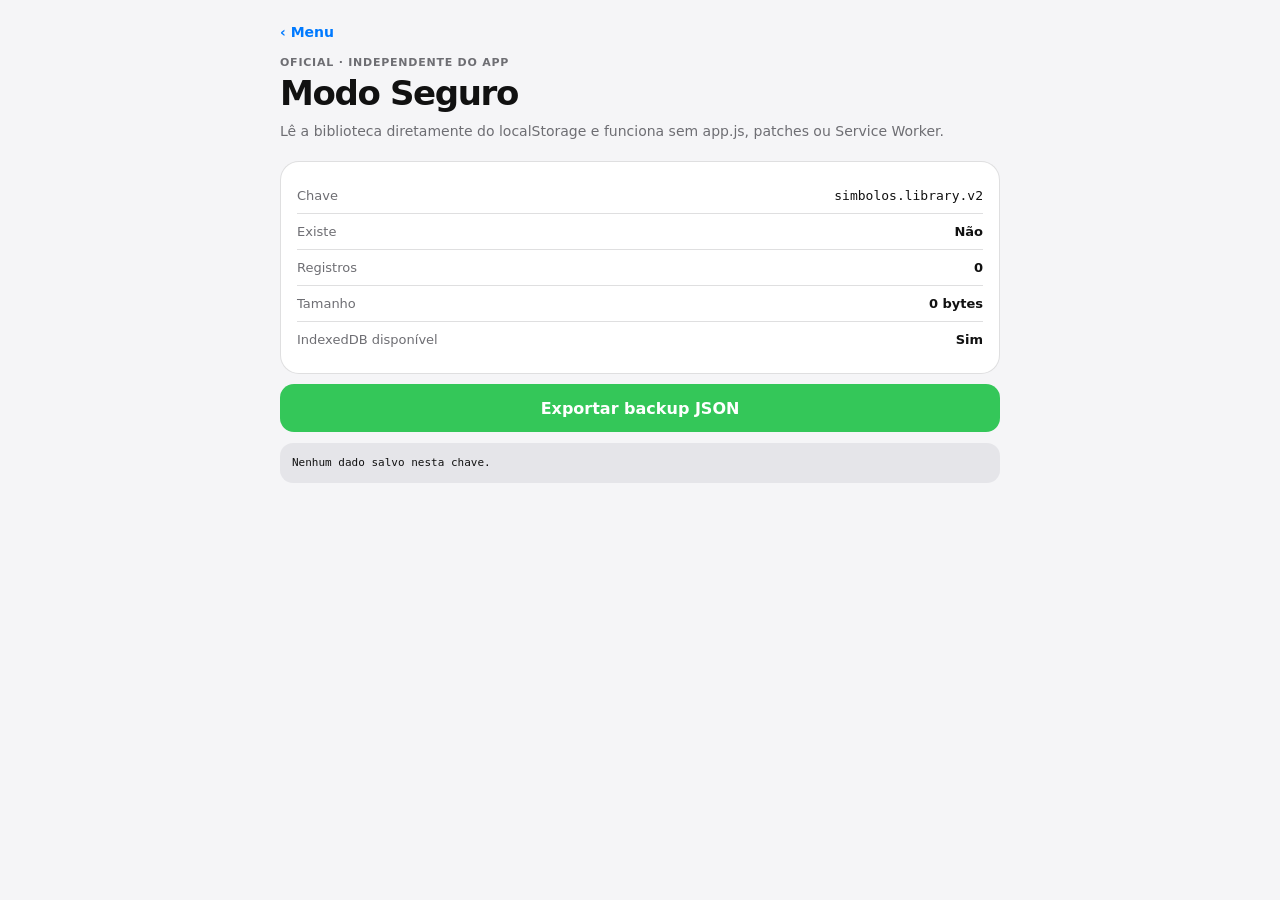
<file: safe.html>
<!doctype html><html lang="pt-BR"><head><meta charset="utf-8"><meta name="viewport" content="width=device-width,initial-scale=1,viewport-fit=cover"><link rel="stylesheet" href="./tools.css"><title>Modo Seguro · Símbolos</title></head><body><main class="page"><a class="back" href="./menu.html">‹ Menu</a><p class="eyebrow">Oficial · independente do app</p><h1>Modo Seguro</h1><p class="lead">Lê a biblioteca diretamente do localStorage e funciona sem app.js, patches ou Service Worker.</p><div class="panel"><div class="row"><span>Chave</span><code>simbolos.library.v2</code></div><div class="row"><span>Existe</span><strong id="exists">—</strong></div><div class="row"><span>Registros</span><strong id="count">—</strong></div><div class="row"><span>Tamanho</span><strong id="size">—</strong></div><div class="row"><span>IndexedDB disponível</span><strong id="idb">—</strong></div></div><button id="backup" class="button green">Exportar backup JSON</button><pre id="preview">Carregando…</pre></main><script>const KEY='simbolos.library.v2';let raw='';let data=[];try{raw=localStorage.getItem(KEY)||'';data=raw?JSON.parse(raw):[];document.getElementById('exists').textContent=raw?'Sim':'Não';document.getElementById('count').textContent=Array.isArray(data)?data.length:'Formato não reconhecido';document.getElementById('size').textContent=new Blob([raw]).size+' bytes';document.getElementById('preview').textContent=raw?JSON.stringify(data.slice?.(0,3)||data,null,2):'Nenhum dado salvo nesta chave.';}catch(e){document.getElementById('preview').textContent='Erro ao ler: '+e.message;}document.getElementById('idb').textContent=typeof indexedDB!=='undefined'?'Sim':'Não';document.getElementById('backup').onclick=()=>{const payload=JSON.stringify({app:'Simbolos',environment:'official',safeBackup:true,exportedAt:new Date().toISOString(),symbols:Array.isArray(data)?data:[]},null,2),url=URL.createObjectURL(new Blob([payload],{type:'application/json'})),a=document.createElement('a');a.href=url;a.download='simbolos-oficial-backup-'+new Date().toISOString().slice(0,10)+'.json';a.click();setTimeout(()=>URL.revokeObjectURL(url),1000);};</script></body></html>
</file>
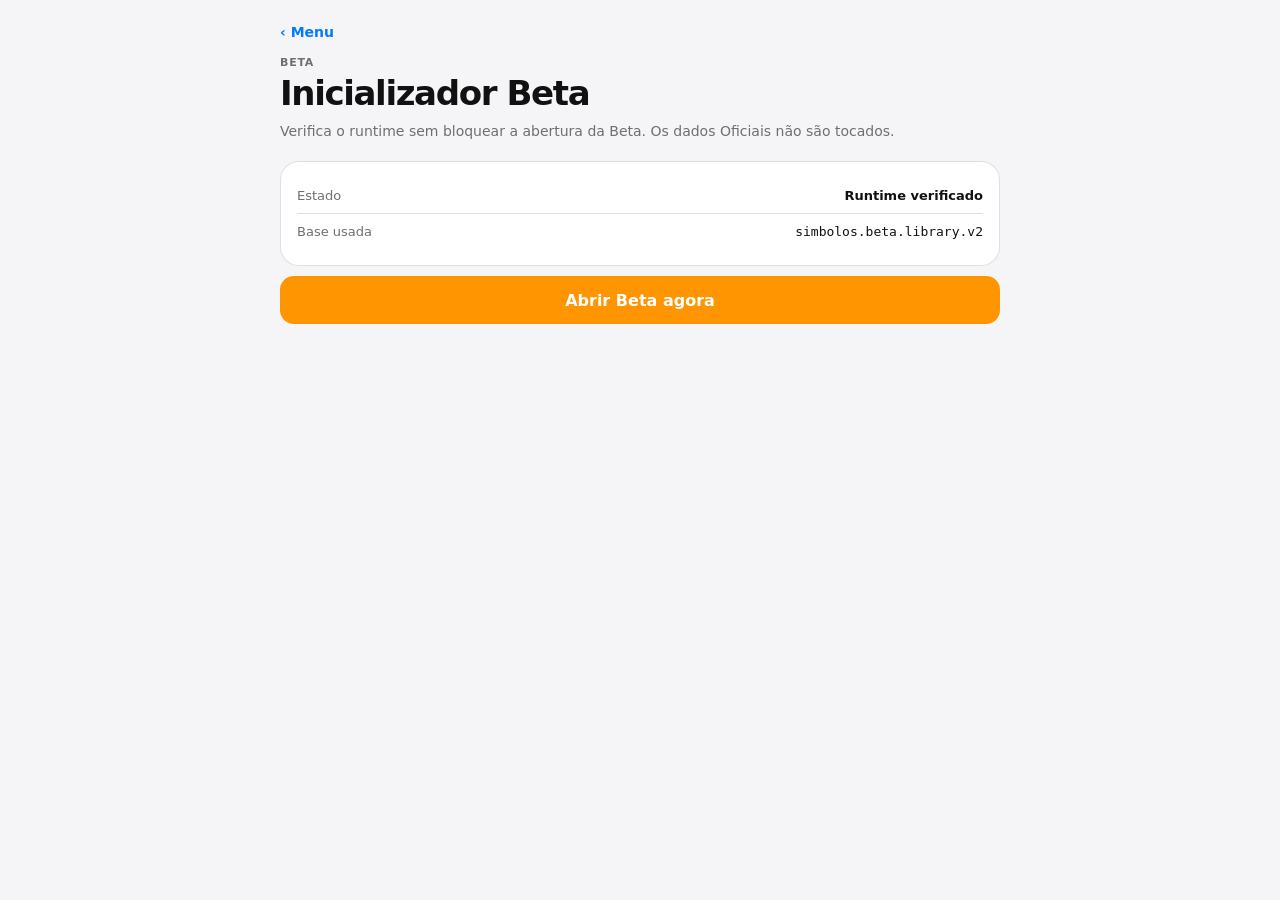
<file: beta/launch.html>
<!doctype html><html lang="pt-BR"><head><meta charset="utf-8"><meta name="viewport" content="width=device-width,initial-scale=1,viewport-fit=cover"><link rel="stylesheet" href="../tools.css"><title>Inicializador Beta · Símbolos</title></head><body><main class="page"><a class="back" href="../menu.html">‹ Menu</a><p class="eyebrow">BETA</p><h1>Inicializador Beta</h1><p class="lead">Verifica o runtime sem bloquear a abertura da Beta. Os dados Oficiais não são tocados.</p><div class="panel"><div class="row"><span>Estado</span><strong id="status">Verificando…</strong></div><div class="row"><span>Base usada</span><code>simbolos.beta.library.v2</code></div></div><button class="button orange" id="open">Abrir Beta agora</button></main><script>const timeout=(p,ms)=>Promise.race([p,new Promise(r=>setTimeout(()=>r('timeout'),ms))]);async function clean(){try{const regs=await navigator.serviceWorker?.getRegistrations?.()||[];await Promise.allSettled(regs.filter(r=>r.scope.includes('/Simbolos/')).map(r=>r.unregister()));const keys=await caches.keys();await Promise.allSettled(keys.filter(k=>k.startsWith('simbolos-')).map(k=>caches.delete(k)));return'Runtime verificado';}catch{return'Verificação parcial';}}timeout(clean(),1800).then(v=>document.getElementById('status').textContent=v==='timeout'?'Limpeza em segundo plano':v);document.getElementById('open').onclick=()=>location.href='./';</script></body></html>
</file>
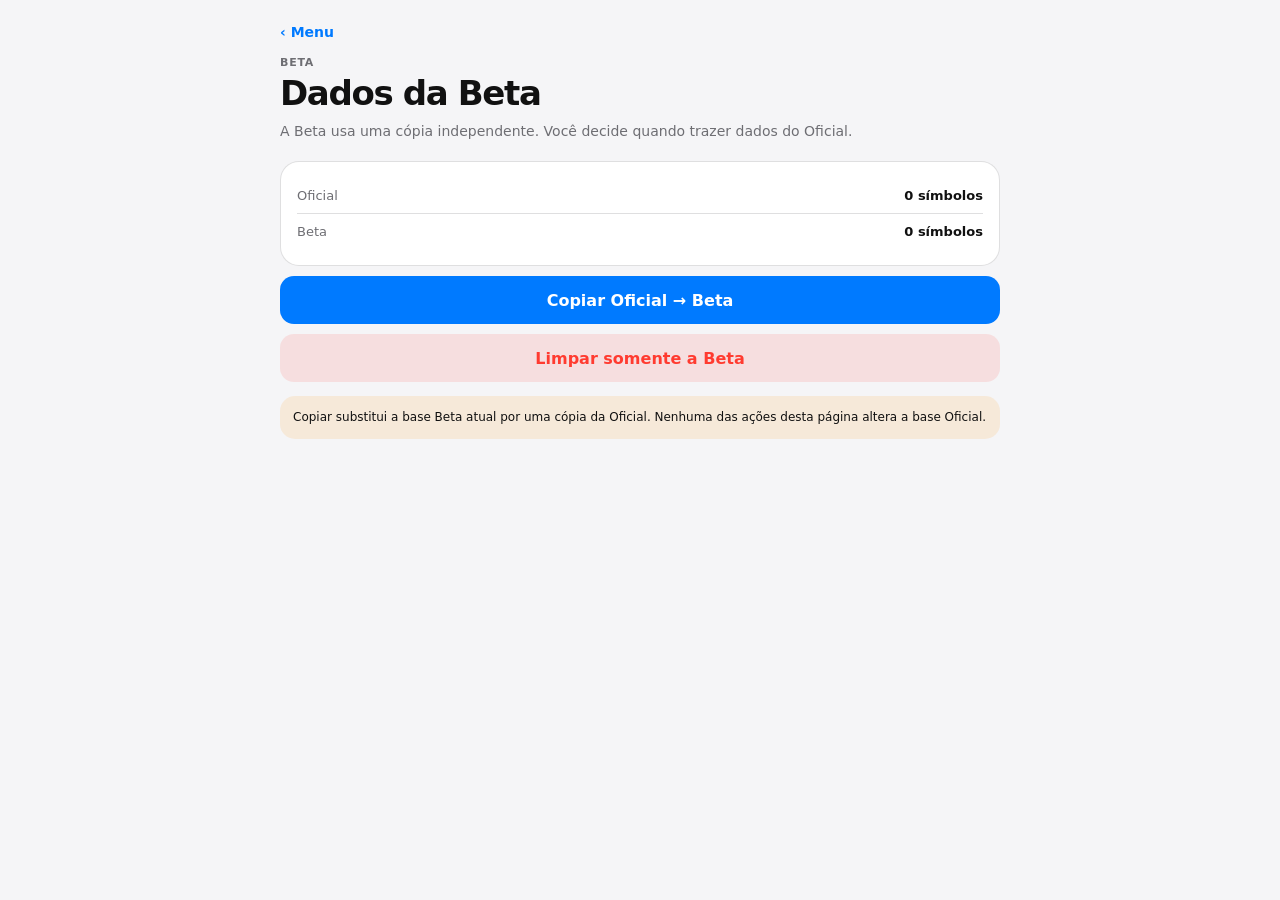
<file: beta/manage.html>
<!doctype html><html lang="pt-BR"><head><meta charset="utf-8"><meta name="viewport" content="width=device-width,initial-scale=1,viewport-fit=cover"><link rel="stylesheet" href="../tools.css"><title>Dados da Beta · Símbolos</title></head><body><main class="page"><a class="back" href="../menu.html">‹ Menu</a><p class="eyebrow">BETA</p><h1>Dados da Beta</h1><p class="lead">A Beta usa uma cópia independente. Você decide quando trazer dados do Oficial.</p><div class="panel"><div class="row"><span>Oficial</span><strong id="official">—</strong></div><div class="row"><span>Beta</span><strong id="beta">—</strong></div></div><button id="copy" class="button">Copiar Oficial → Beta</button><button id="clear" class="button red">Limpar somente a Beta</button><p class="notice">Copiar substitui a base Beta atual por uma cópia da Oficial. Nenhuma das ações desta página altera a base Oficial.</p></main><script>const OFF='simbolos.library.v2',BET='simbolos.beta.library.v2',LEG='simbolos.beta.library.v1';function n(k){try{const d=JSON.parse(localStorage.getItem(k)||'[]');return Array.isArray(d)?d.length:0}catch{return 0}}function draw(){document.getElementById('official').textContent=n(OFF)+' símbolos';document.getElementById('beta').textContent=n(BET)+' símbolos';}document.getElementById('copy').onclick=()=>{if(!confirm('Substituir os dados atuais da Beta por uma cópia do Oficial?'))return;const raw=localStorage.getItem(OFF)||'[]';localStorage.setItem(BET,raw);draw();alert('Dados copiados. A partir daqui as duas bases são independentes.');};document.getElementById('clear').onclick=()=>{if(!confirm('Apagar somente todos os dados da Beta? O Oficial será preservado.'))return;localStorage.removeItem(BET);localStorage.removeItem(LEG);draw();alert('Beta limpa. Biblioteca Oficial preservada.');};draw();</script></body></html>
</file>
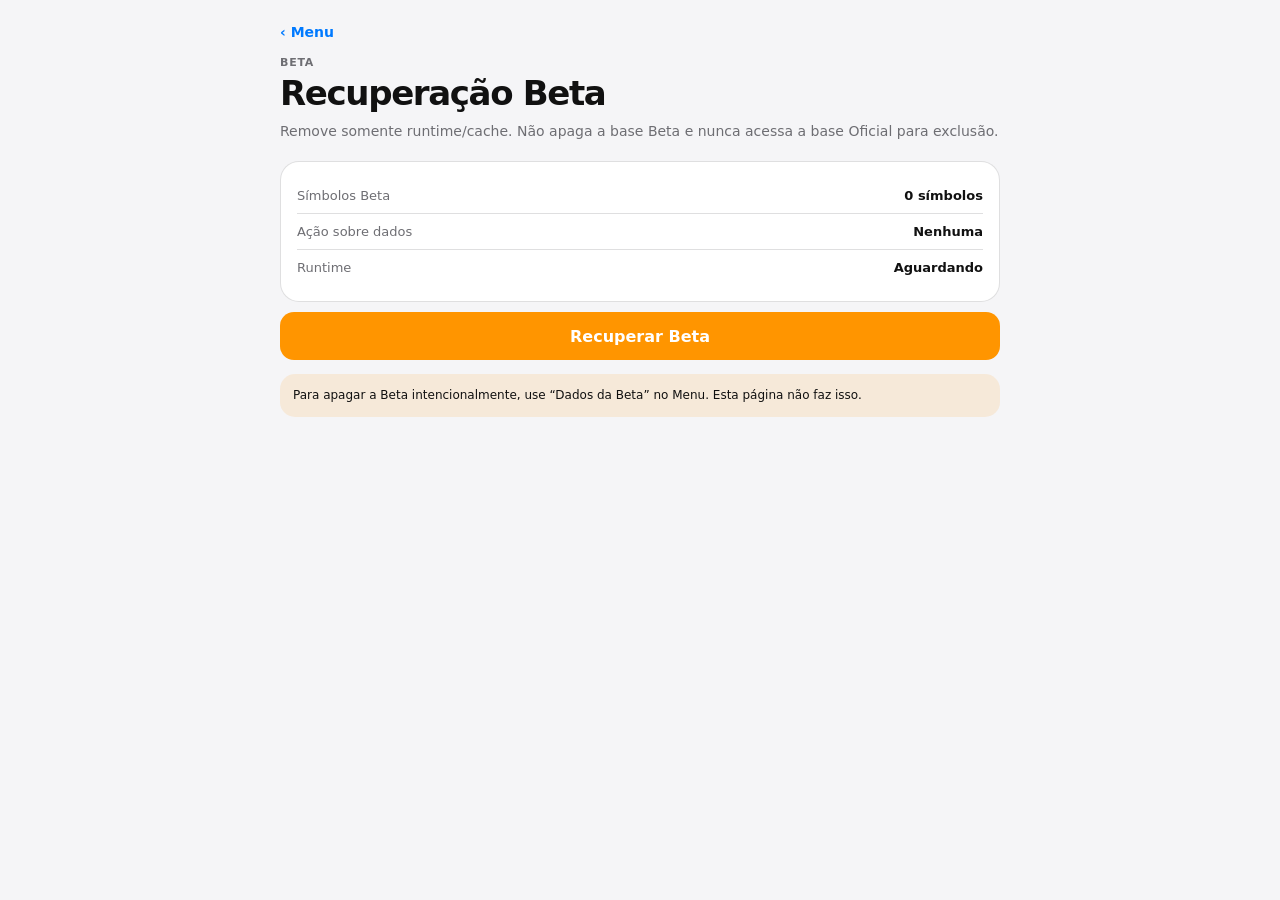
<file: beta/recover.html>
<!doctype html><html lang="pt-BR"><head><meta charset="utf-8"><meta name="viewport" content="width=device-width,initial-scale=1,viewport-fit=cover"><link rel="stylesheet" href="../tools.css"><title>Recuperar Beta · Símbolos</title></head><body><main class="page"><a class="back" href="../menu.html">‹ Menu</a><p class="eyebrow">BETA</p><h1>Recuperação Beta</h1><p class="lead">Remove somente runtime/cache. Não apaga a base Beta e nunca acessa a base Oficial para exclusão.</p><div class="panel"><div class="row"><span>Símbolos Beta</span><strong id="count">—</strong></div><div class="row"><span>Ação sobre dados</span><strong>Nenhuma</strong></div><div class="row"><span>Runtime</span><strong id="runtime">Aguardando</strong></div></div><button id="recover" class="button orange">Recuperar Beta</button><p class="notice">Para apagar a Beta intencionalmente, use “Dados da Beta” no Menu. Esta página não faz isso.</p></main><script>const timeout=(p,ms)=>Promise.race([Promise.resolve(p),new Promise(r=>setTimeout(()=>r({timedOut:true}),ms))]);try{const d=JSON.parse(localStorage.getItem('simbolos.beta.library.v2')||'[]');document.getElementById('count').textContent=Array.isArray(d)?d.length+' símbolos':'Dados encontrados';}catch{document.getElementById('count').textContent='Erro de leitura';}document.getElementById('recover').onclick=async()=>{let r=0,c=0,partial=false;const out=document.getElementById('runtime');out.textContent='Limpando runtime…';try{const got=await timeout(navigator.serviceWorker?.getRegistrations?.()||Promise.resolve([]),1800);if(got?.timedOut)partial=true;else{const own=(got||[]).filter(x=>x.scope.includes('/Simbolos/'));r=own.length;const u=await timeout(Promise.allSettled(own.map(x=>x.unregister())),1800);if(u?.timedOut)partial=true;}}catch{partial=true;}try{const got=await timeout(caches.keys(),1800);if(got?.timedOut)partial=true;else{const own=(got||[]).filter(x=>x.startsWith('simbolos-'));c=own.length;const d=await timeout(Promise.allSettled(own.map(x=>caches.delete(x))),1800);if(d?.timedOut)partial=true;}}catch{partial=true;}out.textContent=partial?`Recuperação parcial · ${r} SW · ${c} caches`:`Concluído · ${r} SW · ${c} caches`;alert(partial?'A recuperação Beta terminou parcialmente sem bloquear. Dados Beta e Oficial foram preservados.':'Runtime recuperado. Dados Beta e Oficial preservados.');};</script></body></html>
</file>
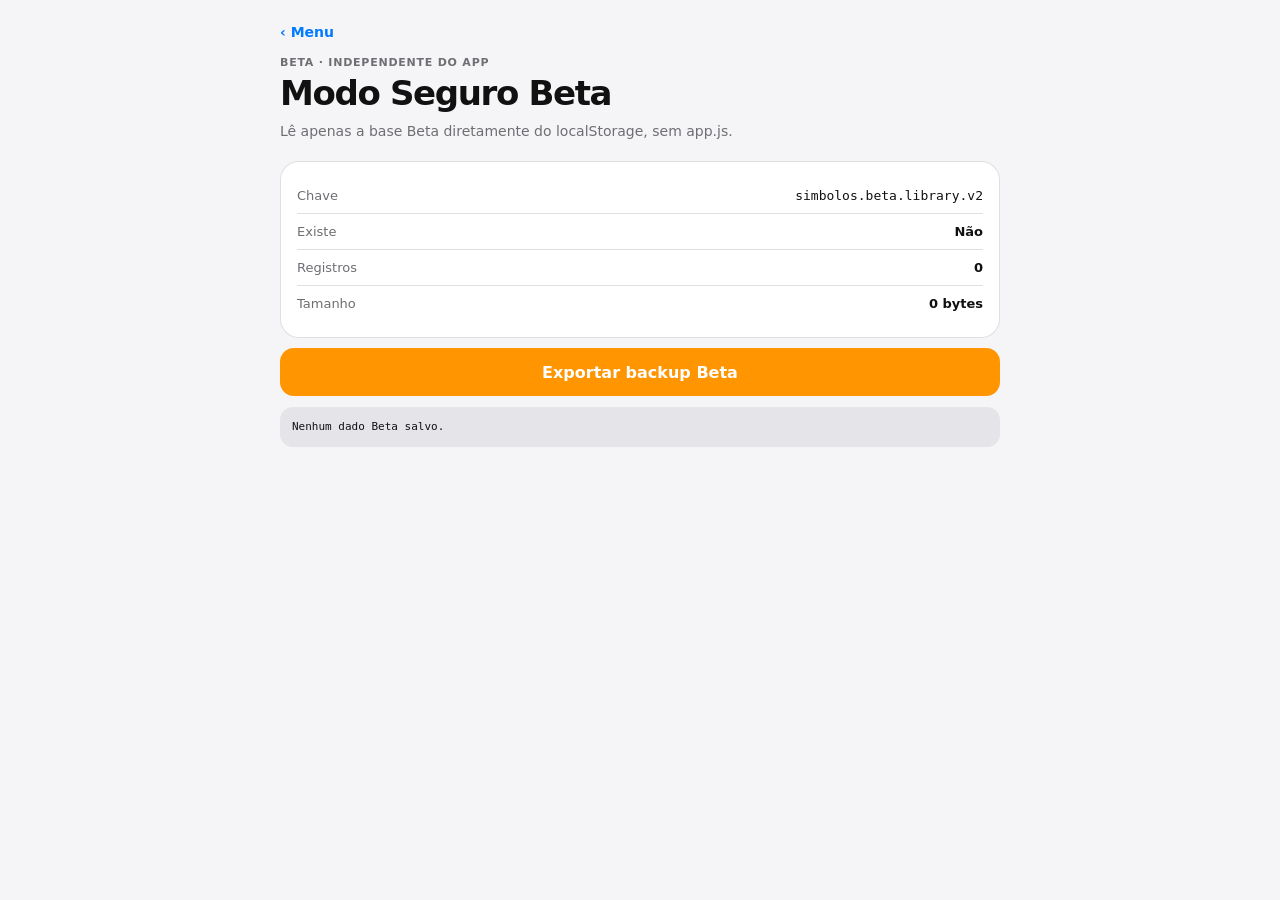
<file: beta/safe.html>
<!doctype html><html lang="pt-BR"><head><meta charset="utf-8"><meta name="viewport" content="width=device-width,initial-scale=1,viewport-fit=cover"><link rel="stylesheet" href="../tools.css"><title>Modo Seguro Beta · Símbolos</title></head><body><main class="page"><a class="back" href="../menu.html">‹ Menu</a><p class="eyebrow">BETA · independente do app</p><h1>Modo Seguro Beta</h1><p class="lead">Lê apenas a base Beta diretamente do localStorage, sem app.js.</p><div class="panel"><div class="row"><span>Chave</span><code>simbolos.beta.library.v2</code></div><div class="row"><span>Existe</span><strong id="exists">—</strong></div><div class="row"><span>Registros</span><strong id="count">—</strong></div><div class="row"><span>Tamanho</span><strong id="size">—</strong></div></div><button id="backup" class="button orange">Exportar backup Beta</button><pre id="preview">Carregando…</pre></main><script>const KEY='simbolos.beta.library.v2';let raw='',data=[];try{raw=localStorage.getItem(KEY)||'';data=raw?JSON.parse(raw):[];document.getElementById('exists').textContent=raw?'Sim':'Não';document.getElementById('count').textContent=Array.isArray(data)?data.length:'Formato não reconhecido';document.getElementById('size').textContent=new Blob([raw]).size+' bytes';document.getElementById('preview').textContent=raw?JSON.stringify(data.slice?.(0,3)||data,null,2):'Nenhum dado Beta salvo.';}catch(e){document.getElementById('preview').textContent='Erro: '+e.message;}document.getElementById('backup').onclick=()=>{const payload=JSON.stringify({app:'Simbolos',environment:'beta',safeBackup:true,exportedAt:new Date().toISOString(),symbols:Array.isArray(data)?data:[]},null,2),url=URL.createObjectURL(new Blob([payload],{type:'application/json'})),a=document.createElement('a');a.href=url;a.download='simbolos-beta-backup-'+new Date().toISOString().slice(0,10)+'.json';a.click();setTimeout(()=>URL.revokeObjectURL(url),1000);};</script></body></html>
</file>
<file: styles.css>
:root{color-scheme:light dark;--bg:#f5f5f7;--card:#fff;--text:#111;--muted:#6e6e73;--line:rgba(60,60,67,.16);--soft:rgba(118,118,128,.12);--accent:#007aff;--accent-soft:rgba(0,122,255,.12);--danger:#ff3b30;--shadow:0 12px 35px rgba(0,0,0,.07);--r-xl:26px;--r-lg:20px;--r-md:15px}@media(prefers-color-scheme:dark){:root{--bg:#000;--card:#1c1c1e;--text:#f5f5f7;--muted:#98989d;--line:rgba(84,84,88,.58);--soft:rgba(118,118,128,.22);--accent:#0a84ff;--accent-soft:rgba(10,132,255,.18);--shadow:0 12px 35px rgba(0,0,0,.35)}}*{box-sizing:border-box}html{background:var(--bg)}body{margin:0;min-height:100vh;background:radial-gradient(circle at 15% -20%,rgba(0,122,255,.08),transparent 28rem),var(--bg);color:var(--text);font-family:-apple-system,BlinkMacSystemFont,"SF Pro Display","SF Pro Text",system-ui,sans-serif;-webkit-font-smoothing:antialiased;-webkit-tap-highlight-color:transparent}button,input,textarea{font:inherit}button{color:inherit;cursor:pointer}.app-shell{width:min(100%,980px);min-height:100vh;margin:0 auto;padding:max(18px,env(safe-area-inset-top)) 16px max(38px,env(safe-area-inset-bottom))}.topbar{display:flex;align-items:center;justify-content:space-between;gap:16px;margin:4px 2px 20px}.eyebrow{margin:0 0 2px;color:var(--muted);font-size:12px;font-weight:700;letter-spacing:.06em;text-transform:uppercase}h1{margin:0;font-size:clamp(32px,9vw,46px);letter-spacing:-.045em;line-height:1}.topbar-actions{display:flex;align-items:center;gap:10px}.icon-button,.add-button{border:0;background:var(--card);box-shadow:0 1px 0 var(--line),var(--shadow);display:grid;place-items:center}.icon-button{width:44px;height:44px;border-radius:50%;font-size:16px;letter-spacing:1px}.add-button{width:48px;height:48px;border-radius:16px;background:var(--text);color:var(--bg);font-size:31px;font-weight:300;line-height:1}.search-section{margin-bottom:20px}.search-field{height:48px;display:flex;align-items:center;gap:9px;padding:0 12px;border:1px solid var(--line);border-radius:16px;background:var(--card)}.search-field svg{width:20px;height:20px;fill:none;stroke:var(--muted);stroke-width:1.8;stroke-linecap:round}.search-field input{flex:1;min-width:0;border:0;outline:none;background:transparent;color:var(--text);font-size:17px}.search-field input::placeholder{color:var(--muted)}.clear-search{width:28px;height:28px;border:0;border-radius:50%;background:var(--soft);color:var(--muted);display:none}.library-meta{display:flex;justify-content:space-between;gap:10px;margin:10px 4px 0;color:var(--muted);font-size:12px}.symbol-grid{display:grid;grid-template-columns:repeat(2,minmax(0,1fr));gap:12px}@media(min-width:640px){.symbol-grid{grid-template-columns:repeat(3,minmax(0,1fr))}}@media(min-width:900px){.symbol-grid{grid-template-columns:repeat(4,minmax(0,1fr))}}.symbol-card{position:relative;min-width:0;border:1px solid var(--line);border-radius:var(--r-lg);overflow:hidden;background:var(--card);box-shadow:0 5px 20px rgba(0,0,0,.035)}.symbol-main{display:block;width:100%;padding:0;border:0;background:transparent;text-align:left}.card-preview{height:132px;display:grid;place-items:center;padding:25px;background:var(--soft);color:var(--text)}.card-preview svg{display:block;max-width:62px!important;max-height:62px!important;width:62px!important;height:62px!important;color:inherit}.card-info{padding:12px 12px 9px}.card-info h2{margin:0;overflow:hidden;text-overflow:ellipsis;white-space:nowrap;font-size:15px;letter-spacing:-.01em}.card-meta{margin:4px 0 0;color:var(--muted);font-size:11px}.copy-button{width:calc(100% - 20px);height:36px;margin:0 10px 10px;border:0;border-radius:11px;background:var(--soft);display:flex;align-items:center;justify-content:center;gap:7px;font-size:13px;font-weight:650}.copy-button svg{width:15px;height:15px;fill:none;stroke:currentColor;stroke-width:1.7}.empty-state{min-height:52vh;display:flex;flex-direction:column;align-items:center;justify-content:center;text-align:center;padding:30px 20px}.empty-state[hidden]{display:none}.empty-icon{width:72px;height:72px;display:grid;place-items:center;margin-bottom:18px;border-radius:24px;background:var(--soft);font-size:34px}.empty-state h2{margin:0;font-size:22px}.empty-state p{max-width:330px;margin:8px 0 20px;color:var(--muted);line-height:1.4}.primary-button,.secondary-button,.danger-button,.text-button,.link-button{border:0}.primary-button{min-height:44px;padding:0 18px;border-radius:14px;background:var(--text);color:var(--bg);font-weight:700}.secondary-button{min-height:38px;padding:0 13px;border-radius:11px;background:var(--soft);font-weight:650}.popover{position:fixed;z-index:20;top:calc(env(safe-area-inset-top) + 72px);right:18px;width:220px;padding:7px;border:1px solid var(--line);border-radius:16px;background:var(--card);box-shadow:var(--shadow)}.popover[hidden]{display:none}.popover button{display:block;width:100%;padding:12px;border:0;border-radius:10px;background:transparent;text-align:left}.popover button:active{background:var(--soft)}dialog{padding:0;border:0;color:var(--text)}dialog::backdrop{background:rgba(0,0,0,.3);backdrop-filter:blur(3px)}.sheet-dialog{width:100vw;max-width:none;height:100dvh;max-height:none;margin:0;background:var(--bg)}.sheet{height:100%;display:flex;flex-direction:column;background:var(--bg)}.sheet-handle{display:none}.sheet-header{position:relative;z-index:3;display:grid;grid-template-columns:1fr auto 1fr;align-items:center;min-height:58px;padding:max(5px,env(safe-area-inset-top)) 16px 6px;border-bottom:1px solid var(--line);background:color-mix(in srgb,var(--bg) 90%,transparent);backdrop-filter:blur(18px);-webkit-backdrop-filter:blur(18px)}.sheet-header h2{margin:0;font-size:17px;text-align:center}.sheet-header .text-button:first-child{justify-self:start}.sheet-header .text-button:last-child{justify-self:end}.text-button{padding:8px 0;background:transparent;color:var(--accent);font-size:16px}.text-button.strong{font-weight:700}.sheet-scroll{width:min(100%,720px);margin:0 auto;flex:1;overflow:auto;padding:16px 16px max(32px,env(safe-area-inset-bottom))}.preview-card,.form-card{margin-bottom:14px;padding:15px;border:1px solid var(--line);border-radius:var(--r-lg);background:var(--card)}.preview-card{padding:0;overflow:hidden}.svg-preview{min-height:225px;display:grid;place-items:center;padding:35px;color:#111;background:linear-gradient(135deg,#f6f6f8,#fff)}@media(prefers-color-scheme:dark){.svg-preview{background:linear-gradient(135deg,#f4f4f5,#fff)}}.svg-preview svg{display:block;max-width:112px!important;max-height:112px!important;width:112px!important;height:112px!important;color:inherit}.preview-toolbar{display:flex;align-items:center;justify-content:space-between;padding:10px 14px 0}.preview-color-label{font-size:13px;color:var(--muted)}input[type=color]{width:34px;height:30px;padding:0;border:0;background:transparent}.preview-status{margin:8px 14px 13px;color:var(--muted);font-size:12px}.field-label{display:block;margin:0 0 7px;font-size:13px;font-weight:650}.field-spaced{margin-top:16px}.text-input,.code-input{width:100%;border:1px solid var(--line);outline:0;border-radius:13px;background:var(--soft);color:var(--text)}.text-input{height:46px;padding:0 12px;font-size:16px}.code-input{min-height:210px;padding:12px;resize:vertical;font:12px/1.48 ui-monospace,SFMono-Regular,Menlo,Monaco,Consolas,monospace}.text-input:focus,.code-input:focus{border-color:var(--accent);box-shadow:0 0 0 3px var(--accent-soft)}.inline-actions{display:flex;justify-content:flex-end;gap:8px;margin-top:9px}.section-heading{display:flex;align-items:flex-start;justify-content:space-between;gap:12px}.section-heading h3,.analysis-card h3{margin:0;font-size:16px}.section-heading p{margin:4px 0 0;color:var(--muted);font-size:12px;line-height:1.35}.setting-group{margin:16px 0 0;padding:0;border:0}.setting-group legend{margin-bottom:7px;color:var(--muted);font-size:12px;font-weight:650}.choice-row,.switch-row{min-height:54px;display:flex;align-items:center;gap:11px;padding:9px 2px;border-top:1px solid var(--line)}.choice-row:first-of-type{border-top:0}.choice-row>span:nth-of-type(1),.switch-row>span{flex:1;display:flex;flex-direction:column;gap:2px;font-size:14px}.choice-row small,.switch-row small,.slider-heading small{color:var(--muted);font-size:11px;line-height:1.25;font-weight:400}.choice-row input[type=radio]{width:20px;height:20px;accent-color:var(--accent)}.recommended-pill{flex:0!important;padding:4px 7px;border-radius:999px;background:var(--accent-soft);color:var(--accent);font-size:9px!important;font-weight:750!important}.compact-color{flex:0 0 auto!important}.stroke-controls{padding-top:10px;border-top:1px solid var(--line)}.slider-heading{display:flex;justify-content:space-between;gap:10px}.slider-heading>span{display:flex;flex-direction:column}.slider-heading output{font-size:13px;color:var(--muted)}input[type=range]{width:100%;margin:14px 0 8px;accent-color:var(--accent)}.link-button{padding:3px 0;background:transparent;color:var(--accent);font-size:12px}.switch-row{margin-top:12px}.switch-row input{width:22px;height:22px;accent-color:var(--accent)}.analysis-chips{display:flex;flex-wrap:wrap;gap:6px;margin:10px 0}.analysis-chips span{padding:5px 8px;border-radius:999px;background:var(--soft);font-size:10px;font-weight:650}.analysis-card p{margin:8px 0 0;color:var(--muted);font-size:12px;line-height:1.4}.output-heading{align-items:center}.output-code{max-height:270px;overflow:auto;margin:12px 0 0;padding:12px;border-radius:13px;background:var(--soft);white-space:pre-wrap;word-break:break-word;font:11px/1.45 ui-monospace,SFMono-Regular,Menlo,Monaco,Consolas,monospace}.danger-button{width:100%;min-height:46px;border-radius:14px;background:rgba(255,59,48,.12);color:var(--danger);font-weight:700}.alert-dialog{width:min(calc(100% - 36px),410px);border-radius:22px;background:transparent}.alert-card{padding:22px;border:1px solid var(--line);border-radius:22px;background:var(--card);box-shadow:var(--shadow)}.alert-card h2{margin:0 0 10px;font-size:21px}.alert-card p{margin:8px 0;color:var(--muted);font-size:14px;line-height:1.45}.alert-card .primary-button{width:100%;margin-top:13px}.toast{position:fixed;z-index:50;left:50%;bottom:max(24px,env(safe-area-inset-bottom));transform:translateX(-50%);max-width:calc(100% - 32px);padding:11px 15px;border:1px solid var(--line);border-radius:999px;background:var(--text);color:var(--bg);box-shadow:var(--shadow);font-size:13px;font-weight:650}.toast[hidden]{display:none}body.dialog-open{overflow:hidden}
</file>
<file: variants.css>
.variants-heading{display:flex;align-items:center;justify-content:space-between;gap:12px}.variants-heading>div{display:flex;flex-direction:column;gap:3px}.variants-heading small{color:var(--muted);font-size:11px}.no-margin{margin:0}.variant-tabs{display:flex;gap:7px;margin-top:10px;padding-bottom:2px;overflow-x:auto;scrollbar-width:none}.variant-tabs::-webkit-scrollbar{display:none}.variant-tab{position:relative;flex:0 0 auto;min-height:36px;padding:0 12px;border:1px solid var(--line);border-radius:11px;background:var(--soft);font-size:12px;font-weight:650;white-space:nowrap}.variant-tab.active{border-color:var(--accent);background:var(--accent-soft);color:var(--accent)}.variant-tab[data-default="true"]::after{content:"•";margin-left:5px;color:var(--accent)}.compact-switch{margin-top:10px;padding-bottom:0}.preview-toolbar>span:first-child{font-size:13px;font-weight:700;overflow:hidden;text-overflow:ellipsis;white-space:nowrap}.secondary-danger{margin-bottom:9px;background:transparent;border:1px solid rgba(255,59,48,.25)}.action-dialog{width:100%;max-width:none;margin:auto 0 0;border-radius:24px 24px 0 0;background:transparent}.action-dialog::backdrop{background:rgba(0,0,0,.34);backdrop-filter:blur(3px)}.action-card{padding:18px 16px max(20px,env(safe-area-inset-bottom));border:1px solid var(--line);border-bottom:0;border-radius:24px 24px 0 0;background:var(--card);box-shadow:var(--shadow)}.action-header{display:flex;align-items:center;justify-content:space-between;gap:12px;margin-bottom:12px}.action-header h2{margin:0;font-size:22px;letter-spacing:-.025em}.icon-button.small{width:36px;height:36px;font-size:22px;letter-spacing:0}.action-list{display:flex;flex-direction:column;gap:7px}.action-list>button{width:100%;min-height:58px;display:flex;align-items:center;justify-content:space-between;gap:12px;padding:10px 13px;border:0;border-radius:14px;background:var(--soft);text-align:left}.action-list>button>span:first-child{min-width:0;display:flex;flex-direction:column;gap:3px}.action-list strong{overflow:hidden;text-overflow:ellipsis;white-space:nowrap;font-size:14px}.action-list small{color:var(--muted);font-size:11px}.action-list>button>span:last-child{color:var(--accent);font-size:13px;font-weight:700}@media(min-width:700px){.action-dialog{width:min(430px,calc(100% - 32px));margin:auto;border-radius:24px}.action-card{border-bottom:1px solid var(--line);border-radius:24px;padding-bottom:18px}}

/* Mobile editor layout */
.sheet-header{position:relative!important;display:flex!important;align-items:center!important;justify-content:center!important;min-height:60px!important;padding:max(6px,env(safe-area-inset-top)) 76px 7px!important}.sheet-header #cancelEditorButton{position:absolute;left:16px;bottom:8px;max-width:64px;overflow:hidden;text-overflow:ellipsis;white-space:nowrap}.sheet-header h2{min-width:0;max-width:100%;overflow:hidden;text-overflow:ellipsis;white-space:nowrap;text-align:center;font-size:16px!important;font-weight:700}.sheet-scroll{padding:18px 16px 28px!important}.preview-card,.form-card{margin-bottom:16px!important}.form-card{padding:18px!important}.svg-preview{min-height:214px!important}.preview-toolbar{gap:12px;padding:12px 16px 0!important}.preview-color-control{margin-left:auto;display:flex;align-items:center;gap:8px;flex:0 0 auto}.preview-color-label{margin:0!important;white-space:nowrap}.preview-status{margin:9px 16px 15px!important}.inline-actions{justify-content:space-between!important;align-items:center;gap:10px!important;margin-top:11px!important}.inline-actions .secondary-button{min-height:42px}.paste-button{background:var(--accent)!important;color:#fff!important;box-shadow:0 5px 14px rgba(0,122,255,.2);font-weight:750!important;padding:0 16px!important}.paste-button span{font-size:16px;line-height:1}

/* Single positive save action, independent from long titles */
.editor-save-bar{flex:0 0 auto;padding:10px 16px max(10px,env(safe-area-inset-bottom));border-top:1px solid var(--line);background:color-mix(in srgb,var(--bg) 92%,transparent);backdrop-filter:blur(18px);-webkit-backdrop-filter:blur(18px)}.editor-save-button{display:flex;align-items:center;justify-content:center;gap:8px;width:min(100%,688px);height:50px;margin:0 auto;border:0;border-radius:15px;background:#34c759;color:#fff;font-size:16px;font-weight:780;box-shadow:0 6px 18px rgba(52,199,89,.23)}.save-check{display:grid;place-items:center;width:22px;height:22px;border-radius:50%;background:rgba(255,255,255,.2);font-size:15px;font-weight:900}

/* Color wells: perfectly circular on iPhone/Safari */
input[type="color"]{-webkit-appearance:none;appearance:none;flex:0 0 32px!important;width:32px!important;height:32px!important;min-width:32px!important;max-width:32px!important;padding:0!important;border:1px solid var(--line)!important;border-radius:50%!important;overflow:hidden;background:transparent!important}input[type="color"]::-webkit-color-swatch-wrapper{padding:0!important;border-radius:50%!important}input[type="color"]::-webkit-color-swatch{border:0!important;border-radius:50%!important}input[type="color"]::-moz-color-swatch{border:0!important;border-radius:50%!important}

/* Home cards: centered and less cramped */
.symbol-card{display:flex;flex-direction:column}.symbol-main{flex:1}.card-preview{height:auto!important;aspect-ratio:1.18/1;min-height:126px;padding:22px!important}.card-info{padding:13px 10px 10px!important;text-align:center}.card-info h2{font-size:14px!important;line-height:1.25}.card-meta{min-height:14px;margin-top:5px!important;line-height:1.25}.copy-button{min-height:40px!important;height:auto!important;padding:8px 7px!important;gap:6px!important;font-size:11.5px!important;line-height:1.15;text-align:center}.copy-button span{display:block;min-width:0}.copy-button svg{flex:0 0 15px}.library-meta{align-items:center}.section-heading,.variants-heading{align-items:center}.analysis-card{text-align:center}.analysis-chips{justify-content:center}

/* Duplicate/redundancy warning */
.duplicate-warning{display:flex;align-items:flex-start;gap:12px;margin:-2px 0 16px;padding:14px;border:1px solid rgba(255,149,0,.38);border-radius:16px;background:rgba(255,149,0,.12);color:var(--text)}.duplicate-warning[hidden]{display:none}.duplicate-warning-icon{flex:0 0 28px;width:28px;height:28px;display:grid;place-items:center;border-radius:50%;background:#ff9500;color:#fff;font-weight:850}.duplicate-warning-copy{min-width:0;flex:1}.duplicate-warning-copy>strong{font-size:14px}.duplicate-warning-copy p{margin:5px 0 0;font-size:12px;line-height:1.4}.duplicate-warning-copy small{display:block;margin-top:7px;color:var(--muted);font-size:11px;line-height:1.35}.duplicate-dialog{width:min(calc(100% - 32px),430px);border-radius:22px;background:transparent}.duplicate-dialog::backdrop{background:rgba(0,0,0,.38);backdrop-filter:blur(3px)}.duplicate-dialog-card{padding:20px;border:1px solid rgba(255,149,0,.32);border-radius:22px;background:var(--card);box-shadow:var(--shadow)}.duplicate-dialog-badge{display:inline-flex;align-items:center;gap:6px;padding:5px 9px;border-radius:999px;background:rgba(255,149,0,.14);color:#c76f00;font-size:11px;font-weight:800}.duplicate-dialog-badge span{display:grid;place-items:center;width:17px;height:17px;border-radius:50%;background:#ff9500;color:#fff}.duplicate-dialog-card h2{margin:12px 0 8px;font-size:21px}.duplicate-dialog-text p{margin:7px 0;color:var(--muted);font-size:13px;line-height:1.45}.duplicate-dialog-text strong{color:var(--text)}.duplicate-dialog-actions{display:grid;grid-template-columns:1fr;gap:8px;margin-top:16px}.duplicate-dialog-actions button{min-height:46px;border:0;border-radius:14px;font-weight:750}.duplicate-review-button{background:var(--soft)}.duplicate-save-button{background:#ff9500;color:#fff}

@media(max-width:390px){.app-shell{padding-left:12px!important;padding-right:12px!important}.symbol-grid{gap:10px!important}.card-preview{min-height:118px}.copy-button{width:calc(100% - 16px)!important;margin:0 8px 8px!important;font-size:11px!important}.form-card{padding:15px!important}.preview-color-label{font-size:12px}.recommended-pill{font-size:8px!important;padding:4px 6px!important}}
</file>
<file: intelligence.css>
/* Important clipboard actions */
.copy-button,#copyOutputButton,.paste-button,.title-paste-button{background:var(--accent)!important;color:#fff!important;border:0!important;box-shadow:0 5px 14px rgba(0,122,255,.2)!important;font-weight:750!important}.copy-button svg{stroke:#fff!important}.copy-button:active,#copyOutputButton:active,.paste-button:active,.title-paste-button:active{transform:scale(.985)}#copyOutputButton{padding-left:14px!important;padding-right:14px!important}.action-list>button>span:last-child{display:inline-flex;align-items:center;justify-content:center;min-height:32px;padding:0 10px;border-radius:10px;background:var(--accent);color:#fff!important;font-size:11px!important}

/* Compact cancel action */
.sheet-header #cancelEditorButton.cancel-icon-button{position:absolute!important;left:14px!important;bottom:10px!important;display:grid!important;place-items:center!important;width:36px!important;height:36px!important;min-width:36px!important;max-width:none!important;padding:0!important;border:0!important;border-radius:50%!important;background:var(--text)!important;color:var(--bg)!important;box-shadow:0 2px 8px rgba(0,0,0,.12)!important;overflow:visible!important}.cancel-icon-button span{display:block;font-size:25px;line-height:1;font-weight:350;transform:translateY(-1px)}

/* Title paste action */
.field-label-row{display:flex;align-items:center;justify-content:space-between;gap:10px;margin-bottom:8px}.title-paste-button{flex:0 0 auto;display:inline-flex;align-items:center;justify-content:center;gap:5px;min-height:34px;padding:0 10px;border-radius:10px;font-size:11.5px}.title-paste-button span{font-size:14px;line-height:1}

/* Automatic variant classification */
.variant-type-hint{display:flex;align-items:center;gap:7px;min-height:34px;margin-top:8px;padding:7px 10px;border-radius:11px;background:var(--soft);font-size:11px}.variant-type-hint>span{color:var(--muted)}.variant-type-hint>strong{padding:4px 7px;border-radius:999px;background:var(--accent-soft);color:var(--accent);font-size:11px}.variant-type-hint>small{margin-left:auto;color:var(--muted);font-size:10px;text-align:right}

/* Group a repeated title into an existing symbol family */
.add-to-family-button{width:100%;min-height:40px;margin-top:10px;padding:0 12px;border:0;border-radius:12px;background:var(--accent);color:#fff;font-weight:750;font-size:12px}.add-to-family-button[hidden]{display:none!important}.dialog-family-button{min-height:46px!important;margin:0;font-size:13px}

/* Title x SVG semantic consistency */
.semantic-check-card{display:flex;align-items:flex-start;gap:12px;margin:-2px 0 16px;padding:14px;border-radius:16px;border:1px solid transparent}.semantic-check-card[hidden]{display:none}.semantic-check-icon{flex:0 0 28px;width:28px;height:28px;display:grid;place-items:center;border-radius:50%;font-weight:850}.semantic-check-copy{min-width:0;flex:1}.semantic-check-copy>strong{display:block;font-size:14px}.semantic-check-copy p{margin:5px 0 0;font-size:12px;line-height:1.4}.semantic-check-copy small{display:block;margin-top:7px;font-size:10.5px;line-height:1.35}.semantic-check-card[data-status="mismatch"]{border-color:rgba(255,149,0,.4);background:rgba(255,149,0,.12)}.semantic-check-card[data-status="mismatch"] .semantic-check-icon{background:#ff9500;color:#fff}.semantic-check-card[data-status="mismatch"] .semantic-check-copy small{color:#b36a00}.semantic-check-card[data-status="match"]{border-color:rgba(52,199,89,.32);background:rgba(52,199,89,.1)}.semantic-check-card[data-status="match"] .semantic-check-icon{background:#34c759;color:#fff}.semantic-check-card[data-status="match"] .semantic-check-icon::before{content:"✓"}.semantic-check-card[data-status="match"] .semantic-check-icon{font-size:0}.semantic-check-card[data-status="match"] .semantic-check-icon::before{font-size:15px}.semantic-check-card[data-status="match"] .semantic-check-copy small{color:#248a3d}

@media(max-width:390px){.variant-type-hint{flex-wrap:wrap}.variant-type-hint>small{width:100%;margin-left:0;text-align:left}.copy-button{font-size:10.5px!important;padding-left:5px!important;padding-right:5px!important}.field-label-row{gap:8px}.title-paste-button{padding:0 9px;font-size:11px}}
</file>
<file: beta/styles.css>
:root{color-scheme:light dark;--bg:#f5f5f7;--card:#fff;--text:#111;--muted:#6e6e73;--line:rgba(60,60,67,.16);--soft:rgba(118,118,128,.12);--accent:#007aff;--accent-soft:rgba(0,122,255,.12);--danger:#ff3b30;--shadow:0 12px 35px rgba(0,0,0,.07);--r-xl:26px;--r-lg:20px;--r-md:15px}@media(prefers-color-scheme:dark){:root{--bg:#000;--card:#1c1c1e;--text:#f5f5f7;--muted:#98989d;--line:rgba(84,84,88,.58);--soft:rgba(118,118,128,.22);--accent:#0a84ff;--accent-soft:rgba(10,132,255,.18);--shadow:0 12px 35px rgba(0,0,0,.35)}}*{box-sizing:border-box}html{background:var(--bg)}body{margin:0;min-height:100vh;background:radial-gradient(circle at 15% -20%,rgba(0,122,255,.08),transparent 28rem),var(--bg);color:var(--text);font-family:-apple-system,BlinkMacSystemFont,"SF Pro Display","SF Pro Text",system-ui,sans-serif;-webkit-font-smoothing:antialiased;-webkit-tap-highlight-color:transparent}button,input,textarea{font:inherit}button{color:inherit;cursor:pointer}.app-shell{width:min(100%,980px);min-height:100vh;margin:0 auto;padding:max(18px,env(safe-area-inset-top)) 16px max(38px,env(safe-area-inset-bottom))}.topbar{display:flex;align-items:center;justify-content:space-between;gap:16px;margin:4px 2px 20px}.eyebrow{margin:0 0 2px;color:var(--muted);font-size:12px;font-weight:700;letter-spacing:.06em;text-transform:uppercase}h1{margin:0;font-size:clamp(32px,9vw,46px);letter-spacing:-.045em;line-height:1}.topbar-actions{display:flex;align-items:center;gap:10px}.icon-button,.add-button{border:0;background:var(--card);box-shadow:0 1px 0 var(--line),var(--shadow);display:grid;place-items:center}.icon-button{width:44px;height:44px;border-radius:50%;font-size:16px;letter-spacing:1px}.add-button{width:48px;height:48px;border-radius:16px;background:var(--text);color:var(--bg);font-size:31px;font-weight:300;line-height:1}.search-section{margin-bottom:20px}.search-field{height:48px;display:flex;align-items:center;gap:9px;padding:0 12px;border:1px solid var(--line);border-radius:16px;background:var(--card)}.search-field svg{width:20px;height:20px;fill:none;stroke:var(--muted);stroke-width:1.8;stroke-linecap:round}.search-field input{flex:1;min-width:0;border:0;outline:none;background:transparent;color:var(--text);font-size:17px}.search-field input::placeholder{color:var(--muted)}.clear-search{width:28px;height:28px;border:0;border-radius:50%;background:var(--soft);color:var(--muted);display:none}.library-meta{display:flex;justify-content:space-between;gap:10px;margin:10px 4px 0;color:var(--muted);font-size:12px}.symbol-grid{display:grid;grid-template-columns:repeat(2,minmax(0,1fr));gap:12px}@media(min-width:640px){.symbol-grid{grid-template-columns:repeat(3,minmax(0,1fr))}}@media(min-width:900px){.symbol-grid{grid-template-columns:repeat(4,minmax(0,1fr))}}.symbol-card{position:relative;min-width:0;border:1px solid var(--line);border-radius:var(--r-lg);overflow:hidden;background:var(--card);box-shadow:0 5px 20px rgba(0,0,0,.035)}.symbol-main{display:block;width:100%;padding:0;border:0;background:transparent;text-align:left}.card-preview{height:132px;display:grid;place-items:center;padding:25px;background:var(--soft);color:var(--text)}.card-preview svg{display:block;max-width:62px!important;max-height:62px!important;width:62px!important;height:62px!important;color:inherit}.card-info{padding:12px 12px 9px}.card-info h2{margin:0;overflow:hidden;text-overflow:ellipsis;white-space:nowrap;font-size:15px;letter-spacing:-.01em}.card-meta{margin:4px 0 0;color:var(--muted);font-size:11px}.copy-button{width:calc(100% - 20px);height:36px;margin:0 10px 10px;border:0;border-radius:11px;background:var(--soft);display:flex;align-items:center;justify-content:center;gap:7px;font-size:13px;font-weight:650}.copy-button svg{width:15px;height:15px;fill:none;stroke:currentColor;stroke-width:1.7}.empty-state{min-height:52vh;display:flex;flex-direction:column;align-items:center;justify-content:center;text-align:center;padding:30px 20px}.empty-state[hidden]{display:none}.empty-icon{width:72px;height:72px;display:grid;place-items:center;margin-bottom:18px;border-radius:24px;background:var(--soft);font-size:34px}.empty-state h2{margin:0;font-size:22px}.empty-state p{max-width:330px;margin:8px 0 20px;color:var(--muted);line-height:1.4}.primary-button,.secondary-button,.danger-button,.text-button,.link-button{border:0}.primary-button{min-height:44px;padding:0 18px;border-radius:14px;background:var(--text);color:var(--bg);font-weight:700}.secondary-button{min-height:38px;padding:0 13px;border-radius:11px;background:var(--soft);font-weight:650}.popover{position:fixed;z-index:20;top:calc(env(safe-area-inset-top) + 72px);right:18px;width:220px;padding:7px;border:1px solid var(--line);border-radius:16px;background:var(--card);box-shadow:var(--shadow)}.popover[hidden]{display:none}.popover button{display:block;width:100%;padding:12px;border:0;border-radius:10px;background:transparent;text-align:left}.popover button:active{background:var(--soft)}dialog{padding:0;border:0;color:var(--text)}dialog::backdrop{background:rgba(0,0,0,.3);backdrop-filter:blur(3px)}.sheet-dialog{width:100vw;max-width:none;height:100dvh;max-height:none;margin:0;background:var(--bg)}.sheet{height:100%;display:flex;flex-direction:column;background:var(--bg)}.sheet-handle{display:none}.sheet-header{position:relative;z-index:3;display:grid;grid-template-columns:1fr auto 1fr;align-items:center;min-height:58px;padding:max(5px,env(safe-area-inset-top)) 16px 6px;border-bottom:1px solid var(--line);background:color-mix(in srgb,var(--bg) 90%,transparent);backdrop-filter:blur(18px);-webkit-backdrop-filter:blur(18px)}.sheet-header h2{margin:0;font-size:17px;text-align:center}.sheet-header .text-button:first-child{justify-self:start}.sheet-header .text-button:last-child{justify-self:end}.text-button{padding:8px 0;background:transparent;color:var(--accent);font-size:16px}.text-button.strong{font-weight:700}.sheet-scroll{width:min(100%,720px);margin:0 auto;flex:1;overflow:auto;padding:16px 16px max(32px,env(safe-area-inset-bottom))}.preview-card,.form-card{margin-bottom:14px;padding:15px;border:1px solid var(--line);border-radius:var(--r-lg);background:var(--card)}.preview-card{padding:0;overflow:hidden}.svg-preview{min-height:225px;display:grid;place-items:center;padding:35px;color:#111;background:linear-gradient(135deg,#f6f6f8,#fff)}@media(prefers-color-scheme:dark){.svg-preview{background:linear-gradient(135deg,#f4f4f5,#fff)}}.svg-preview svg{display:block;max-width:112px!important;max-height:112px!important;width:112px!important;height:112px!important;color:inherit}.preview-toolbar{display:flex;align-items:center;justify-content:space-between;padding:10px 14px 0}.preview-color-label{font-size:13px;color:var(--muted)}input[type=color]{width:34px;height:30px;padding:0;border:0;background:transparent}.preview-status{margin:8px 14px 13px;color:var(--muted);font-size:12px}.field-label{display:block;margin:0 0 7px;font-size:13px;font-weight:650}.field-spaced{margin-top:16px}.text-input,.code-input{width:100%;border:1px solid var(--line);outline:0;border-radius:13px;background:var(--soft);color:var(--text)}.text-input{height:46px;padding:0 12px;font-size:16px}.code-input{min-height:210px;padding:12px;resize:vertical;font:12px/1.48 ui-monospace,SFMono-Regular,Menlo,Monaco,Consolas,monospace}.text-input:focus,.code-input:focus{border-color:var(--accent);box-shadow:0 0 0 3px var(--accent-soft)}.inline-actions{display:flex;justify-content:flex-end;gap:8px;margin-top:9px}.section-heading{display:flex;align-items:flex-start;justify-content:space-between;gap:12px}.section-heading h3,.analysis-card h3{margin:0;font-size:16px}.section-heading p{margin:4px 0 0;color:var(--muted);font-size:12px;line-height:1.35}.setting-group{margin:16px 0 0;padding:0;border:0}.setting-group legend{margin-bottom:7px;color:var(--muted);font-size:12px;font-weight:650}.choice-row,.switch-row{min-height:54px;display:flex;align-items:center;gap:11px;padding:9px 2px;border-top:1px solid var(--line)}.choice-row:first-of-type{border-top:0}.choice-row>span:nth-of-type(1),.switch-row>span{flex:1;display:flex;flex-direction:column;gap:2px;font-size:14px}.choice-row small,.switch-row small,.slider-heading small{color:var(--muted);font-size:11px;line-height:1.25;font-weight:400}.choice-row input[type=radio]{width:20px;height:20px;accent-color:var(--accent)}.recommended-pill{flex:0!important;padding:4px 7px;border-radius:999px;background:var(--accent-soft);color:var(--accent);font-size:9px!important;font-weight:750!important}.compact-color{flex:0 0 auto!important}.stroke-controls{padding-top:10px;border-top:1px solid var(--line)}.slider-heading{display:flex;justify-content:space-between;gap:10px}.slider-heading>span{display:flex;flex-direction:column}.slider-heading output{font-size:13px;color:var(--muted)}input[type=range]{width:100%;margin:14px 0 8px;accent-color:var(--accent)}.link-button{padding:3px 0;background:transparent;color:var(--accent);font-size:12px}.switch-row{margin-top:12px}.switch-row input{width:22px;height:22px;accent-color:var(--accent)}.analysis-chips{display:flex;flex-wrap:wrap;gap:6px;margin:10px 0}.analysis-chips span{padding:5px 8px;border-radius:999px;background:var(--soft);font-size:10px;font-weight:650}.analysis-card p{margin:8px 0 0;color:var(--muted);font-size:12px;line-height:1.4}.output-heading{align-items:center}.output-code{max-height:270px;overflow:auto;margin:12px 0 0;padding:12px;border-radius:13px;background:var(--soft);white-space:pre-wrap;word-break:break-word;font:11px/1.45 ui-monospace,SFMono-Regular,Menlo,Monaco,Consolas,monospace}.danger-button{width:100%;min-height:46px;border-radius:14px;background:rgba(255,59,48,.12);color:var(--danger);font-weight:700}.alert-dialog{width:min(calc(100% - 36px),410px);border-radius:22px;background:transparent}.alert-card{padding:22px;border:1px solid var(--line);border-radius:22px;background:var(--card);box-shadow:var(--shadow)}.alert-card h2{margin:0 0 10px;font-size:21px}.alert-card p{margin:8px 0;color:var(--muted);font-size:14px;line-height:1.45}.alert-card .primary-button{width:100%;margin-top:13px}.toast{position:fixed;z-index:50;left:50%;bottom:max(24px,env(safe-area-inset-bottom));transform:translateX(-50%);max-width:calc(100% - 32px);padding:11px 15px;border:1px solid var(--line);border-radius:999px;background:var(--text);color:var(--bg);box-shadow:var(--shadow);font-size:13px;font-weight:650}.toast[hidden]{display:none}body.dialog-open{overflow:hidden}
</file>
<file: beta/variants.css>
.variants-heading{display:flex;align-items:center;justify-content:space-between;gap:12px}.variants-heading>div{display:flex;flex-direction:column;gap:3px}.variants-heading small{color:var(--muted);font-size:11px}.no-margin{margin:0}.variant-tabs{display:flex;gap:7px;margin-top:10px;padding-bottom:2px;overflow-x:auto;scrollbar-width:none}.variant-tabs::-webkit-scrollbar{display:none}.variant-tab{position:relative;flex:0 0 auto;min-height:36px;padding:0 12px;border:1px solid var(--line);border-radius:11px;background:var(--soft);font-size:12px;font-weight:650;white-space:nowrap}.variant-tab.active{border-color:var(--accent);background:var(--accent-soft);color:var(--accent)}.variant-tab[data-default="true"]::after{content:"•";margin-left:5px;color:var(--accent)}.compact-switch{margin-top:10px;padding-bottom:0}.preview-toolbar>span:first-child{font-size:13px;font-weight:700;overflow:hidden;text-overflow:ellipsis;white-space:nowrap}.secondary-danger{margin-bottom:9px;background:transparent;border:1px solid rgba(255,59,48,.25)}.action-dialog{width:100%;max-width:none;margin:auto 0 0;border-radius:24px 24px 0 0;background:transparent}.action-dialog::backdrop{background:rgba(0,0,0,.34);backdrop-filter:blur(3px)}.action-card{padding:18px 16px max(20px,env(safe-area-inset-bottom));border:1px solid var(--line);border-bottom:0;border-radius:24px 24px 0 0;background:var(--card);box-shadow:var(--shadow)}.action-header{display:flex;align-items:center;justify-content:space-between;gap:12px;margin-bottom:12px}.action-header h2{margin:0;font-size:22px;letter-spacing:-.025em}.icon-button.small{width:36px;height:36px;font-size:22px;letter-spacing:0}.action-list{display:flex;flex-direction:column;gap:7px}.action-list>button{width:100%;min-height:58px;display:flex;align-items:center;justify-content:space-between;gap:12px;padding:10px 13px;border:0;border-radius:14px;background:var(--soft);text-align:left}.action-list>button>span:first-child{min-width:0;display:flex;flex-direction:column;gap:3px}.action-list strong{overflow:hidden;text-overflow:ellipsis;white-space:nowrap;font-size:14px}.action-list small{color:var(--muted);font-size:11px}.action-list>button>span:last-child{color:var(--accent);font-size:13px;font-weight:700}@media(min-width:700px){.action-dialog{width:min(430px,calc(100% - 32px));margin:auto;border-radius:24px}.action-card{border-bottom:1px solid var(--line);border-radius:24px;padding-bottom:18px}}

/* Mobile editor layout */
.sheet-header{position:relative!important;display:flex!important;align-items:center!important;justify-content:center!important;min-height:60px!important;padding:max(6px,env(safe-area-inset-top)) 76px 7px!important}.sheet-header #cancelEditorButton{position:absolute;left:16px;bottom:8px;max-width:64px;overflow:hidden;text-overflow:ellipsis;white-space:nowrap}.sheet-header h2{min-width:0;max-width:100%;overflow:hidden;text-overflow:ellipsis;white-space:nowrap;text-align:center;font-size:16px!important;font-weight:700}.sheet-scroll{padding:18px 16px 28px!important}.preview-card,.form-card{margin-bottom:16px!important}.form-card{padding:18px!important}.svg-preview{min-height:214px!important}.preview-toolbar{gap:12px;padding:12px 16px 0!important}.preview-color-control{margin-left:auto;display:flex;align-items:center;gap:8px;flex:0 0 auto}.preview-color-label{margin:0!important;white-space:nowrap}.preview-status{margin:9px 16px 15px!important}.inline-actions{justify-content:space-between!important;align-items:center;gap:10px!important;margin-top:11px!important}.inline-actions .secondary-button{min-height:42px}.paste-button{background:var(--accent)!important;color:#fff!important;box-shadow:0 5px 14px rgba(0,122,255,.2);font-weight:750!important;padding:0 16px!important}.paste-button span{font-size:16px;line-height:1}

/* Single positive save action, independent from long titles */
.editor-save-bar{flex:0 0 auto;padding:10px 16px max(10px,env(safe-area-inset-bottom));border-top:1px solid var(--line);background:color-mix(in srgb,var(--bg) 92%,transparent);backdrop-filter:blur(18px);-webkit-backdrop-filter:blur(18px)}.editor-save-button{display:flex;align-items:center;justify-content:center;gap:8px;width:min(100%,688px);height:50px;margin:0 auto;border:0;border-radius:15px;background:#34c759;color:#fff;font-size:16px;font-weight:780;box-shadow:0 6px 18px rgba(52,199,89,.23)}.save-check{display:grid;place-items:center;width:22px;height:22px;border-radius:50%;background:rgba(255,255,255,.2);font-size:15px;font-weight:900}

/* Color wells: perfectly circular on iPhone/Safari */
input[type="color"]{-webkit-appearance:none;appearance:none;flex:0 0 32px!important;width:32px!important;height:32px!important;min-width:32px!important;max-width:32px!important;padding:0!important;border:1px solid var(--line)!important;border-radius:50%!important;overflow:hidden;background:transparent!important}input[type="color"]::-webkit-color-swatch-wrapper{padding:0!important;border-radius:50%!important}input[type="color"]::-webkit-color-swatch{border:0!important;border-radius:50%!important}input[type="color"]::-moz-color-swatch{border:0!important;border-radius:50%!important}

/* Home cards: centered and less cramped */
.symbol-card{display:flex;flex-direction:column}.symbol-main{flex:1}.card-preview{height:auto!important;aspect-ratio:1.18/1;min-height:126px;padding:22px!important}.card-info{padding:13px 10px 10px!important;text-align:center}.card-info h2{font-size:14px!important;line-height:1.25}.card-meta{min-height:14px;margin-top:5px!important;line-height:1.25}.copy-button{min-height:40px!important;height:auto!important;padding:8px 7px!important;gap:6px!important;font-size:11.5px!important;line-height:1.15;text-align:center}.copy-button span{display:block;min-width:0}.copy-button svg{flex:0 0 15px}.library-meta{align-items:center}.section-heading,.variants-heading{align-items:center}.analysis-card{text-align:center}.analysis-chips{justify-content:center}

/* Duplicate/redundancy warning */
.duplicate-warning{display:flex;align-items:flex-start;gap:12px;margin:-2px 0 16px;padding:14px;border:1px solid rgba(255,149,0,.38);border-radius:16px;background:rgba(255,149,0,.12);color:var(--text)}.duplicate-warning[hidden]{display:none}.duplicate-warning-icon{flex:0 0 28px;width:28px;height:28px;display:grid;place-items:center;border-radius:50%;background:#ff9500;color:#fff;font-weight:850}.duplicate-warning-copy{min-width:0;flex:1}.duplicate-warning-copy>strong{font-size:14px}.duplicate-warning-copy p{margin:5px 0 0;font-size:12px;line-height:1.4}.duplicate-warning-copy small{display:block;margin-top:7px;color:var(--muted);font-size:11px;line-height:1.35}.duplicate-dialog{width:min(calc(100% - 32px),430px);border-radius:22px;background:transparent}.duplicate-dialog::backdrop{background:rgba(0,0,0,.38);backdrop-filter:blur(3px)}.duplicate-dialog-card{padding:20px;border:1px solid rgba(255,149,0,.32);border-radius:22px;background:var(--card);box-shadow:var(--shadow)}.duplicate-dialog-badge{display:inline-flex;align-items:center;gap:6px;padding:5px 9px;border-radius:999px;background:rgba(255,149,0,.14);color:#c76f00;font-size:11px;font-weight:800}.duplicate-dialog-badge span{display:grid;place-items:center;width:17px;height:17px;border-radius:50%;background:#ff9500;color:#fff}.duplicate-dialog-card h2{margin:12px 0 8px;font-size:21px}.duplicate-dialog-text p{margin:7px 0;color:var(--muted);font-size:13px;line-height:1.45}.duplicate-dialog-text strong{color:var(--text)}.duplicate-dialog-actions{display:grid;grid-template-columns:1fr;gap:8px;margin-top:16px}.duplicate-dialog-actions button{min-height:46px;border:0;border-radius:14px;font-weight:750}.duplicate-review-button{background:var(--soft)}.duplicate-save-button{background:#ff9500;color:#fff}

@media(max-width:390px){.app-shell{padding-left:12px!important;padding-right:12px!important}.symbol-grid{gap:10px!important}.card-preview{min-height:118px}.copy-button{width:calc(100% - 16px)!important;margin:0 8px 8px!important;font-size:11px!important}.form-card{padding:15px!important}.preview-color-label{font-size:12px}.recommended-pill{font-size:8px!important;padding:4px 6px!important}}
</file>
<file: beta/intelligence.css>
/* Important clipboard actions */
.copy-button,#copyOutputButton,.paste-button,.title-paste-button{background:var(--accent)!important;color:#fff!important;border:0!important;box-shadow:0 5px 14px rgba(0,122,255,.2)!important;font-weight:750!important}.copy-button svg{stroke:#fff!important}.copy-button:active,#copyOutputButton:active,.paste-button:active,.title-paste-button:active{transform:scale(.985)}#copyOutputButton{padding-left:14px!important;padding-right:14px!important}.action-list>button>span:last-child{display:inline-flex;align-items:center;justify-content:center;min-height:32px;padding:0 10px;border-radius:10px;background:var(--accent);color:#fff!important;font-size:11px!important}

/* Compact cancel action */
.sheet-header #cancelEditorButton.cancel-icon-button{position:absolute!important;left:14px!important;bottom:10px!important;display:grid!important;place-items:center!important;width:36px!important;height:36px!important;min-width:36px!important;max-width:none!important;padding:0!important;border:0!important;border-radius:50%!important;background:var(--text)!important;color:var(--bg)!important;box-shadow:0 2px 8px rgba(0,0,0,.12)!important;overflow:visible!important}.cancel-icon-button span{display:block;font-size:25px;line-height:1;font-weight:350;transform:translateY(-1px)}

/* Title paste action */
.field-label-row{display:flex;align-items:center;justify-content:space-between;gap:10px;margin-bottom:8px}.title-paste-button{flex:0 0 auto;display:inline-flex;align-items:center;justify-content:center;gap:5px;min-height:34px;padding:0 10px;border-radius:10px;font-size:11.5px}.title-paste-button span{font-size:14px;line-height:1}

/* Automatic variant classification */
.variant-type-hint{display:flex;align-items:center;gap:7px;min-height:34px;margin-top:8px;padding:7px 10px;border-radius:11px;background:var(--soft);font-size:11px}.variant-type-hint>span{color:var(--muted)}.variant-type-hint>strong{padding:4px 7px;border-radius:999px;background:var(--accent-soft);color:var(--accent);font-size:11px}.variant-type-hint>small{margin-left:auto;color:var(--muted);font-size:10px;text-align:right}

/* Group a repeated title into an existing symbol family */
.add-to-family-button{width:100%;min-height:40px;margin-top:10px;padding:0 12px;border:0;border-radius:12px;background:var(--accent);color:#fff;font-weight:750;font-size:12px}.add-to-family-button[hidden]{display:none!important}.dialog-family-button{min-height:46px!important;margin:0;font-size:13px}

/* Title x SVG semantic consistency */
.semantic-check-card{display:flex;align-items:flex-start;gap:12px;margin:-2px 0 16px;padding:14px;border-radius:16px;border:1px solid transparent}.semantic-check-card[hidden]{display:none}.semantic-check-icon{flex:0 0 28px;width:28px;height:28px;display:grid;place-items:center;border-radius:50%;font-weight:850}.semantic-check-copy{min-width:0;flex:1}.semantic-check-copy>strong{display:block;font-size:14px}.semantic-check-copy p{margin:5px 0 0;font-size:12px;line-height:1.4}.semantic-check-copy small{display:block;margin-top:7px;font-size:10.5px;line-height:1.35}.semantic-check-card[data-status="mismatch"]{border-color:rgba(255,149,0,.4);background:rgba(255,149,0,.12)}.semantic-check-card[data-status="mismatch"] .semantic-check-icon{background:#ff9500;color:#fff}.semantic-check-card[data-status="mismatch"] .semantic-check-copy small{color:#b36a00}.semantic-check-card[data-status="match"]{border-color:rgba(52,199,89,.32);background:rgba(52,199,89,.1)}.semantic-check-card[data-status="match"] .semantic-check-icon{background:#34c759;color:#fff}.semantic-check-card[data-status="match"] .semantic-check-icon::before{content:"✓"}.semantic-check-card[data-status="match"] .semantic-check-icon{font-size:0}.semantic-check-card[data-status="match"] .semantic-check-icon::before{font-size:15px}.semantic-check-card[data-status="match"] .semantic-check-copy small{color:#248a3d}

@media(max-width:390px){.variant-type-hint{flex-wrap:wrap}.variant-type-hint>small{width:100%;margin-left:0;text-align:left}.copy-button{font-size:10.5px!important;padding-left:5px!important;padding-right:5px!important}.field-label-row{gap:8px}.title-paste-button{padding:0 9px;font-size:11px}}
</file>
<file: beta/system.css>
html,body{width:100%;max-width:100%;overflow-x:hidden}.release-badge,.environment-badge{display:inline-flex;align-items:center;justify-content:center;border-radius:999px;font-size:10px;font-weight:800;line-height:1;white-space:nowrap}.release-badge{margin-top:6px;padding:5px 8px;background:var(--soft);color:var(--muted)}.environment-badge{margin-left:6px;padding:4px 7px;background:rgba(52,199,89,.13);color:#248a3d}html[data-env="beta"] .environment-badge{background:rgba(255,149,0,.16);color:#c66d00}.popover .project-link{display:block;width:100%;padding:12px;border-radius:10px;color:var(--text);text-decoration:none;font-size:14px}.popover .project-link:active{background:var(--soft)}.boot-screen{position:fixed;z-index:1000;inset:0;display:grid;place-items:center;padding:24px;background:var(--bg,#f5f5f7);color:var(--text,#111);transition:opacity .22s ease}.boot-screen.boot-done{opacity:0;pointer-events:none}.boot-card{width:min(100%,390px);padding:22px;border:1px solid var(--line,rgba(60,60,67,.16));border-radius:24px;background:var(--card,#fff);box-shadow:0 18px 45px rgba(0,0,0,.09)}.boot-mark{width:54px;height:54px;display:grid;place-items:center;margin:0 auto 14px;border-radius:18px;background:var(--text,#111);color:var(--bg,#fff);font-size:25px}.boot-card h1{margin:0;text-align:center;font-size:23px;letter-spacing:-.025em}.boot-card>p{margin:7px 0 15px;text-align:center;color:var(--muted,#6e6e73);font-size:13px;line-height:1.4}.boot-track{height:7px;overflow:hidden;margin-bottom:15px;border-radius:999px;background:var(--soft,rgba(118,118,128,.12))}.boot-track i{display:block;width:5%;height:100%;border-radius:inherit;background:var(--accent,#007aff);transition:width .2s ease}.boot-steps{display:grid;gap:7px;margin:0;padding:0;list-style:none}.boot-steps li{display:flex;align-items:center;gap:8px;min-height:30px;color:var(--muted,#6e6e73);font-size:12px}.boot-steps li::before{content:"";width:9px;height:9px;flex:0 0 9px;border-radius:50%;background:var(--soft,rgba(118,118,128,.2))}.boot-steps li[data-state="running"]::before{background:#007aff;box-shadow:0 0 0 4px rgba(0,122,255,.12)}.boot-steps li[data-state="ok"]{color:var(--text,#111)}.boot-steps li[data-state="ok"]::before{background:#34c759}.boot-steps li[data-state="warn"]::before{background:#ff9500}.boot-steps li[data-state="error"]::before{background:#ff3b30}.boot-failure{margin-top:15px;padding:13px;border-radius:15px;background:rgba(255,59,48,.1);font-size:12px;line-height:1.4}.boot-failure[hidden]{display:none}.boot-failure strong{display:block;margin-bottom:7px}.boot-failure a{display:inline-block;margin:5px 8px 0 0;color:var(--accent,#007aff);font-weight:700;text-decoration:none}@media(prefers-color-scheme:dark){.boot-card{background:#1c1c1e}.environment-badge{color:#30d158}html[data-env="beta"] .environment-badge{color:#ff9f0a}}
</file>
<file: tools.css>
:root{color-scheme:light dark;--bg:#f5f5f7;--card:#fff;--text:#111;--muted:#6e6e73;--line:rgba(60,60,67,.16);--soft:rgba(118,118,128,.12);--blue:#007aff;--green:#34c759;--orange:#ff9500;--red:#ff3b30}@media(prefers-color-scheme:dark){:root{--bg:#000;--card:#1c1c1e;--text:#f5f5f7;--muted:#98989d;--line:rgba(84,84,88,.58);--soft:rgba(118,118,128,.22);--blue:#0a84ff}}*{box-sizing:border-box}html,body{width:100%;max-width:100%;overflow-x:hidden}body{margin:0;min-height:100vh;padding:max(22px,env(safe-area-inset-top)) 16px max(30px,env(safe-area-inset-bottom));background:var(--bg);color:var(--text);font-family:-apple-system,BlinkMacSystemFont,"SF Pro Text",system-ui,sans-serif;-webkit-font-smoothing:antialiased}.page{width:min(100%,720px);margin:0 auto}.eyebrow{margin:0 0 4px;color:var(--muted);font-size:11px;font-weight:800;letter-spacing:.07em;text-transform:uppercase}h1{margin:0;font-size:34px;letter-spacing:-.04em}h2{margin:22px 2px 9px;font-size:13px;color:var(--muted);text-transform:uppercase;letter-spacing:.045em}.lead{margin:8px 0 20px;color:var(--muted);font-size:14px;line-height:1.45}.grid{display:grid;grid-template-columns:repeat(2,minmax(0,1fr));gap:10px}.card{min-width:0;overflow:hidden;display:flex;align-items:center;gap:10px;width:100%;min-height:92px;padding:12px;border:1px solid var(--line);border-radius:18px;background:var(--card);color:inherit;text-decoration:none}.card:active{transform:scale(.985)}.icon{width:48px;height:48px;flex:0 0 48px;display:grid;place-items:center;border-radius:15px;background:var(--soft)}.icon svg{width:27px;height:27px;fill:none;stroke:currentColor;stroke-width:1.8;stroke-linecap:round;stroke-linejoin:round}.app-card .icon{width:60px;height:60px;flex-basis:60px;border-radius:19px}.official .icon{background:#111;color:#fff}.beta .icon{background:var(--orange);color:#fff}.copy{min-width:0;flex:1;overflow:hidden}.copy strong{display:block;overflow-wrap:anywhere;font-size:14px;line-height:1.2}.copy small{display:block;margin-top:4px;color:var(--muted);font-size:11px;line-height:1.3;overflow-wrap:anywhere}.panel{margin-top:14px;padding:16px;border:1px solid var(--line);border-radius:19px;background:var(--card)}.row{display:flex;align-items:flex-start;justify-content:space-between;gap:12px;padding:10px 0;border-top:1px solid var(--line);font-size:13px}.row:first-child{border-top:0}.row span:first-child{color:var(--muted)}.row strong,.row code{text-align:right;overflow-wrap:anywhere}.button{width:100%;min-height:48px;margin-top:10px;border:0;border-radius:14px;background:var(--blue);color:#fff;font:inherit;font-weight:750}.button.secondary{background:var(--soft);color:var(--text)}.button.green{background:var(--green)}.button.orange{background:var(--orange)}.button.red{background:rgba(255,59,48,.12);color:var(--red)}.notice{margin-top:14px;padding:13px;border-radius:15px;background:rgba(255,149,0,.12);font-size:12px;line-height:1.4}.ok{background:rgba(52,199,89,.11)}pre{max-height:320px;overflow:auto;white-space:pre-wrap;word-break:break-word;padding:12px;border-radius:13px;background:var(--soft);font:11px/1.45 ui-monospace,SFMono-Regular,Menlo,monospace}.back{display:inline-flex;margin-bottom:16px;color:var(--blue);font-size:14px;font-weight:700;text-decoration:none}@media(max-width:390px){body{padding-left:12px;padding-right:12px}.grid{gap:9px}.card{min-height:86px;padding:10px}.app-card .icon{width:54px;height:54px;flex-basis:54px}.copy strong{font-size:13px}}
</file>
